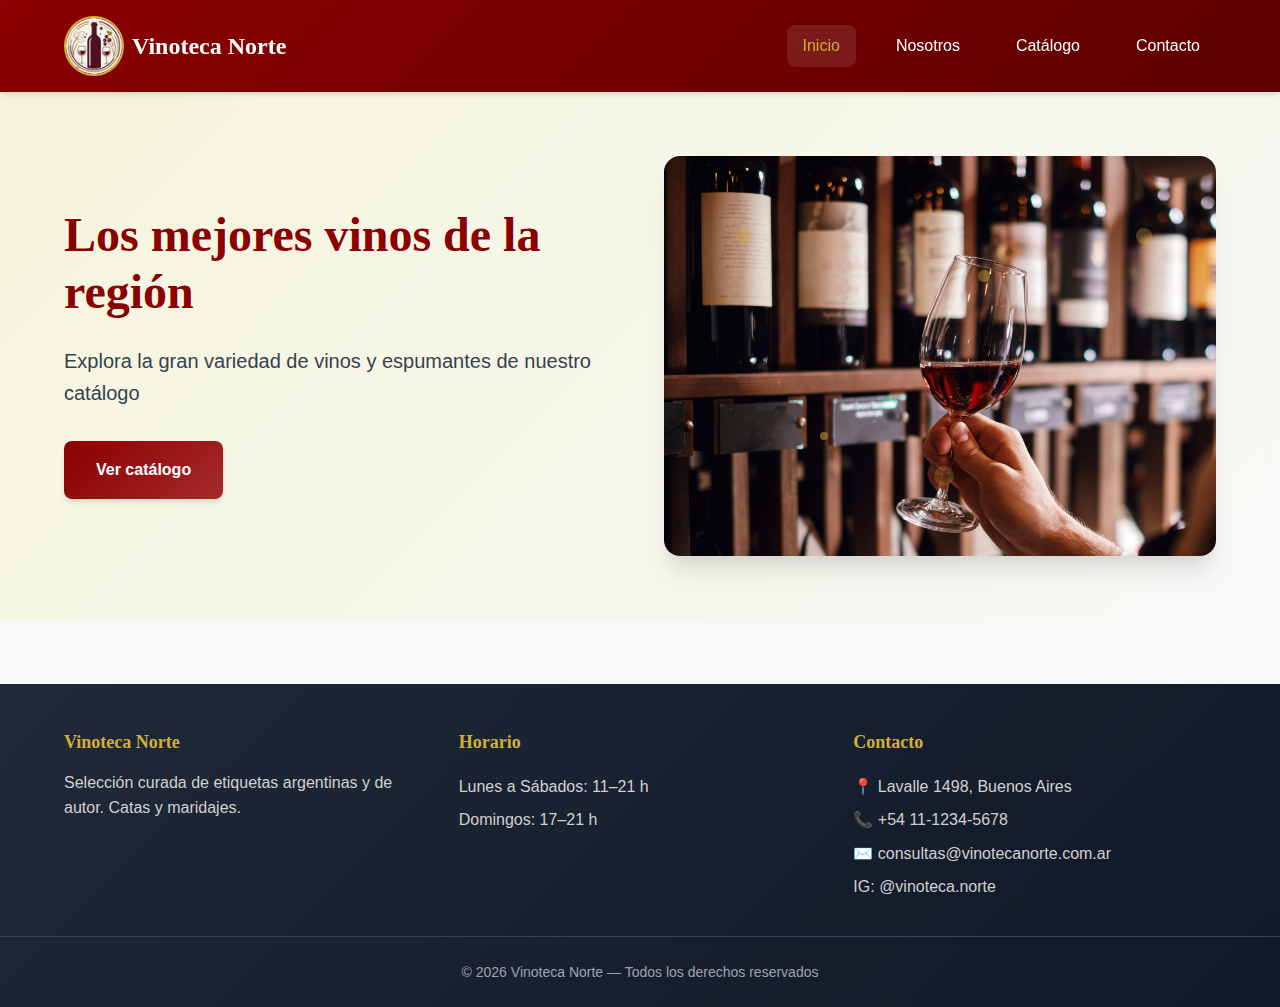
<file: html/index.html>
<!DOCTYPE html>
<html lang="es">
<head>
<meta charset="utf-8" />
<meta name="viewport" content="width=device-width, initial-scale=1" />
<title>Vinoteca Norte - Inicio</title>
<link rel="icon" type="image/x-icon" href="img/logo.ico">
<link rel="stylesheet" href="css/style.css">
</head>

<body>
<header class="site-header">
  <div class="container header-inner">
    <a class="brand" href="index.html">
      <img src="img/logo.jpg" alt="Vinoteca Norte logo" width="60" height="60" />
      <span>Vinoteca Norte</span>
    </a>
    <nav class="menu">
        <a href="index.html" class="active">Inicio</a>
      <a href="nosotros.html">Nosotros</a>
        <a href="catalogo.html">Catálogo</a>
      <a href="contacto.html">Contacto</a>
    </nav>
  </div>
</header>

<main>
  <section class="hero">
    <div class="container hero-inner">
      <div class="hero-copy">
        <h1>Los mejores vinos de la región</h1>
        <p>Explora la gran variedad de vinos y espumantes de nuestro catálogo</p>
        <a class="btn" href="catalogo.html">Ver catálogo</a>
      </div>
      <div class="hero-media" style="background:url('img/vino-inicio.jpg') center/cover no-repeat" role="img" aria-label="Cava con botellas y copas de vino"></div>
    </div>
  </section>
</main>

<footer class="site-footer">
  <div class="container footer-grid">
    <div>
      <h4>Vinoteca Norte</h4>
      <p>Selección curada de etiquetas argentinas y de autor. Catas y maridajes.</p>
    </div>
    <div>
      <h4>Horario</h4>
      <ul class="list-plain">
        <li>Lunes a Sábados: 11–21 h</li>
        <li>Domingos: 17–21 h</li>
      </ul>
    </div>
    <div>
      <h4>Contacto</h4>
      <ul class="list-plain">
        <li>📍 Lavalle 1498, Buenos Aires</li>
        <li>📞 +54 11-1234-5678</li>
        <li>✉️ consultas@vinotecanorte.com.ar</li>
        <li>IG: @vinoteca.norte</li>
      </ul>
    </div>
  </div>
  <div class="footer-legal">© <span id="year"></span> Vinoteca Norte — Todos los derechos reservados</div>
</footer>

<script>
  document.getElementById('year').textContent = new Date().getFullYear();
</script>

</body>
</html>
</file>
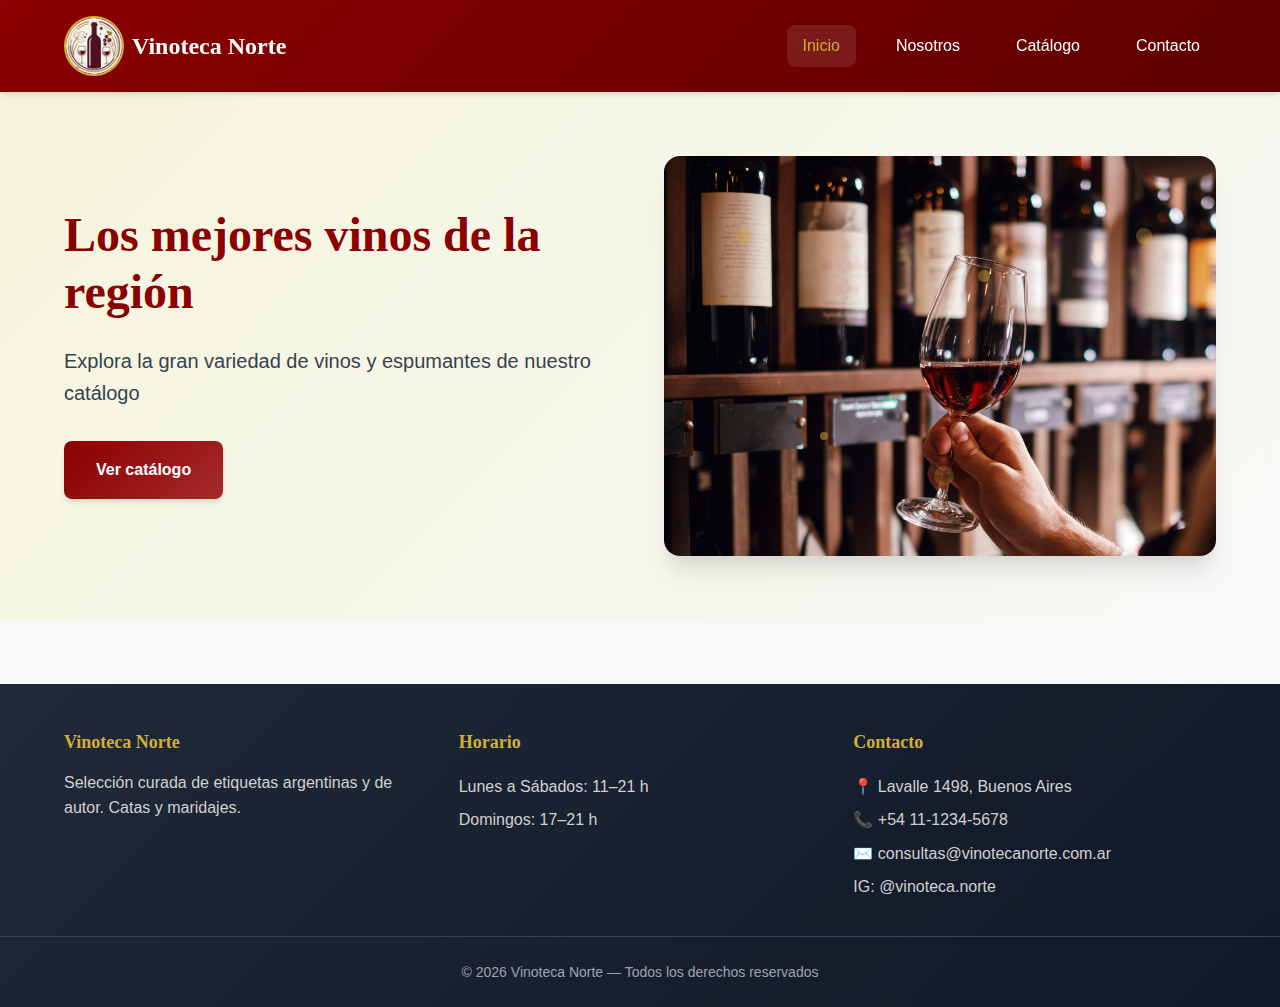
<file: TP/html/index.html>
<!DOCTYPE html>
<html lang="es">
<head>
<meta charset="utf-8" />
<meta name="viewport" content="width=device-width, initial-scale=1" />
<title>Vinoteca Norte - Inicio</title>
<link rel="icon" type="image/x-icon" href="img/logo.ico">
<link rel="stylesheet" href="css/style.css">
</head>

<body>
<header class="site-header">
  <div class="container header-inner">
    <a class="brand" href="index.html">
      <img src="img/logo.jpg" alt="Vinoteca Norte logo" width="60" height="60" />
      <span>Vinoteca Norte</span>
    </a>
    <nav class="menu">
        <a href="index.html" class="active">Inicio</a>
      <a href="nosotros.html">Nosotros</a>
        <a href="catalogo.html">Catálogo</a>
      <a href="contacto.html">Contacto</a>
    </nav>
  </div>
</header>

<main>
  <section class="hero">
    <div class="container hero-inner">
      <div class="hero-copy">
        <h1>Los mejores vinos de la región</h1>
        <p>Explora la gran variedad de vinos y espumantes de nuestro catálogo</p>
        <a class="btn" href="catalogo.html">Ver catálogo</a>
      </div>
      <div class="hero-media" style="background:url('img/vino-inicio.jpg') center/cover no-repeat" role="img" aria-label="Cava con botellas y copas de vino"></div>
    </div>
  </section>
</main>

<footer class="site-footer">
  <div class="container footer-grid">
    <div>
      <h4>Vinoteca Norte</h4>
      <p>Selección curada de etiquetas argentinas y de autor. Catas y maridajes.</p>
    </div>
    <div>
      <h4>Horario</h4>
      <ul class="list-plain">
        <li>Lunes a Sábados: 11–21 h</li>
        <li>Domingos: 17–21 h</li>
      </ul>
    </div>
    <div>
      <h4>Contacto</h4>
      <ul class="list-plain">
        <li>📍 Lavalle 1498, Buenos Aires</li>
        <li>📞 +54 11-1234-5678</li>
        <li>✉️ consultas@vinotecanorte.com.ar</li>
        <li>IG: @vinoteca.norte</li>
      </ul>
    </div>
  </div>
  <div class="footer-legal">© <span id="year"></span> Vinoteca Norte — Todos los derechos reservados</div>
</footer>

<script>
  document.getElementById('year').textContent = new Date().getFullYear();
</script>

</body>
</html>
</file>
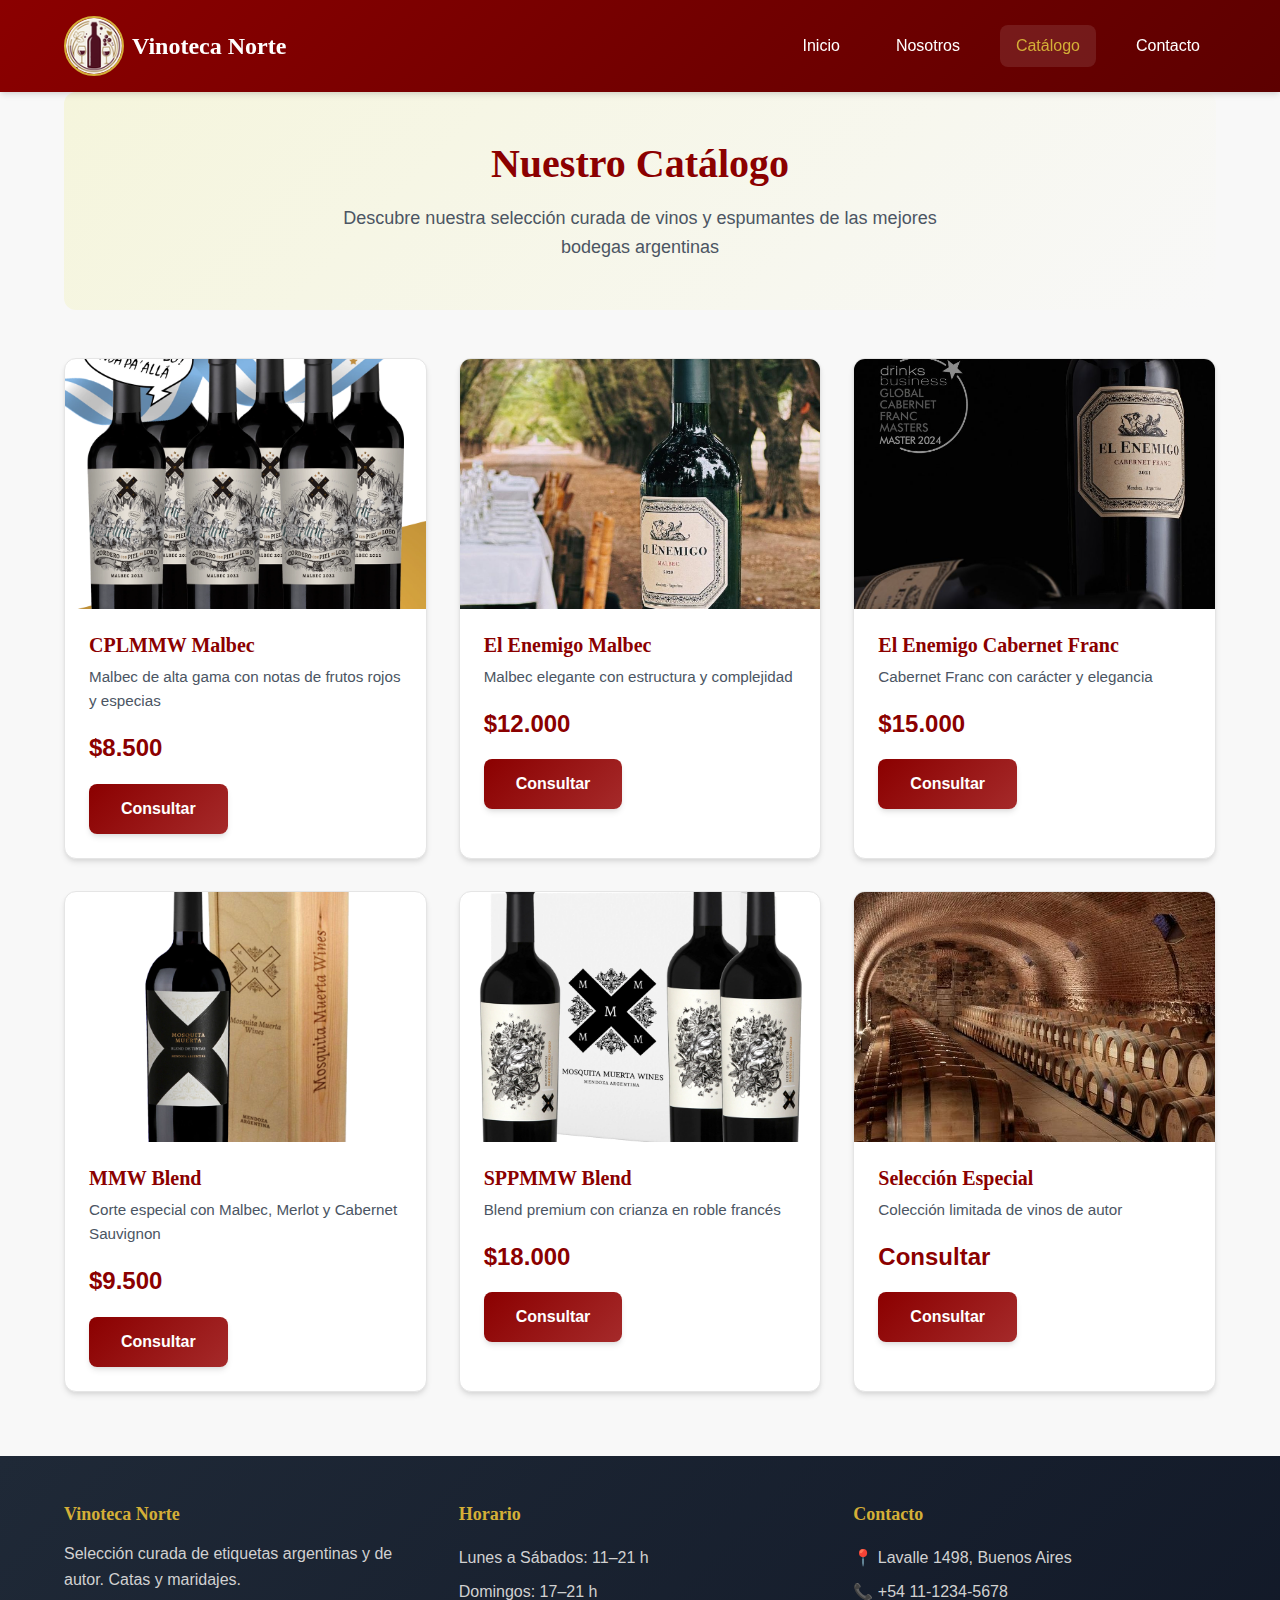
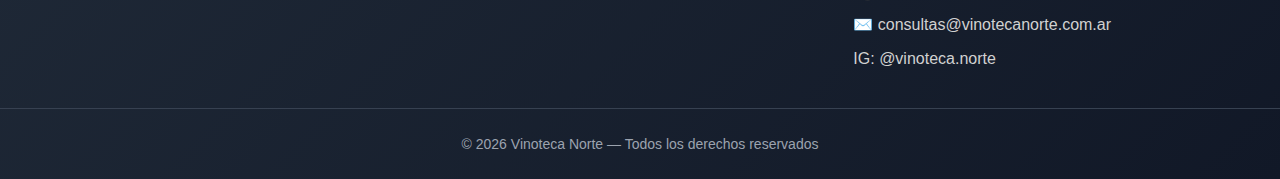
<file: html/catalogo.html>
<!DOCTYPE html>
<html lang="es">
<head>
<meta charset="utf-8" />
<meta name="viewport" content="width=device-width, initial-scale=1" />
<title>Catálogo - Vinoteca Norte</title>
<link rel="icon" type="image/x-icon" href="img/logo.ico">
<link rel="stylesheet" href="css/style.css">
</head>
<body>
<header class="site-header">
  <div class="container header-inner">
    <a class="brand" href="index.html">
      <img src="img/logo.jpg" alt="Vinoteca Norte logo" width="60" height="60" />
      <span>Vinoteca Norte</span>
    </a>
    <nav class="menu">
      <a href="index.html">Inicio</a>
      <a href="nosotros.html">Nosotros</a>
      <a href="catalogo.html" class="active">Catálogo</a>
      <a href="contacto.html">Contacto</a>
    </nav>
  </div>
</header>

<main class="container">
  <section class="page-header">
    <h1>Nuestro Catálogo</h1>
    <p>Descubre nuestra selección curada de vinos y espumantes de las mejores bodegas argentinas</p>
  </section>

  <section class="products-grid">
    <article class="product-card">
      <div class="product-image">
        <img src="img/cplmmw-malbec.jpg" alt="CPLMMW Malbec" />
      </div>
      <div class="product-info">
        <h3>CPLMMW Malbec</h3>
        <p class="product-description">Malbec de alta gama con notas de frutos rojos y especias</p>
        <div class="product-price">$8.500</div>
        <button class="btn btn-primary">Consultar</button>
      </div>
    </article>

    <article class="product-card">
      <div class="product-image">
        <img src="img/elenemigo-malbec.jpg" alt="El Enemigo Malbec" />
      </div>
      <div class="product-info">
        <h3>El Enemigo Malbec</h3>
        <p class="product-description">Malbec elegante con estructura y complejidad</p>
        <div class="product-price">$12.000</div>
        <button class="btn btn-primary">Consultar</button>
      </div>
    </article>

    <article class="product-card">
      <div class="product-image">
        <img src="img/elenemigo-cabfran.png" alt="El Enemigo Cabernet Franc" />
      </div>
      <div class="product-info">
        <h3>El Enemigo Cabernet Franc</h3>
        <p class="product-description">Cabernet Franc con carácter y elegancia</p>
        <div class="product-price">$15.000</div>
        <button class="btn btn-primary">Consultar</button>
      </div>
    </article>

    <article class="product-card">
      <div class="product-image">
        <img src="img/mmw-blend.jpg" alt="MMW Blend" />
      </div>
      <div class="product-info">
        <h3>MMW Blend</h3>
        <p class="product-description">Corte especial con Malbec, Merlot y Cabernet Sauvignon</p>
        <div class="product-price">$9.500</div>
        <button class="btn btn-primary">Consultar</button>
      </div>
    </article>

    <article class="product-card">
      <div class="product-image">
        <img src="img/sppmmw-blend.jpg" alt="SPPMMW Blend" />
      </div>
      <div class="product-info">
        <h3>SPPMMW Blend</h3>
        <p class="product-description">Blend premium con crianza en roble francés</p>
        <div class="product-price">$18.000</div>
        <button class="btn btn-primary">Consultar</button>
      </div>
    </article>

    <article class="product-card">
      <div class="product-image">
        <img src="img/bodega.jpg" alt="Selección Especial" />
      </div>
      <div class="product-info">
        <h3>Selección Especial</h3>
        <p class="product-description">Colección limitada de vinos de autor</p>
        <div class="product-price">Consultar</div>
        <button class="btn btn-primary">Consultar</button>
      </div>
    </article>
  </section>
</main>

<footer class="site-footer">
  <div class="container footer-grid">
    <div>
      <h4>Vinoteca Norte</h4>
      <p>Selección curada de etiquetas argentinas y de autor. Catas y maridajes.</p>
    </div>
    <div>
      <h4>Horario</h4>
      <ul class="list-plain">
        <li>Lunes a Sábados: 11–21 h</li>
        <li>Domingos: 17–21 h</li>
      </ul>
    </div>
    <div>
      <h4>Contacto</h4>
      <ul class="list-plain">
        <li>📍 Lavalle 1498, Buenos Aires</li>
        <li>📞 +54 11-1234-5678</li>
        <li>✉️ consultas@vinotecanorte.com.ar</li>
        <li>IG: @vinoteca.norte</li>
      </ul>
    </div>
  </div>
  <div class="footer-legal">© <span id="year"></span> Vinoteca Norte — Todos los derechos reservados</div>
</footer>

<script>
  document.getElementById('year').textContent = new Date().getFullYear();
</script>
</body>
</html>
</file>
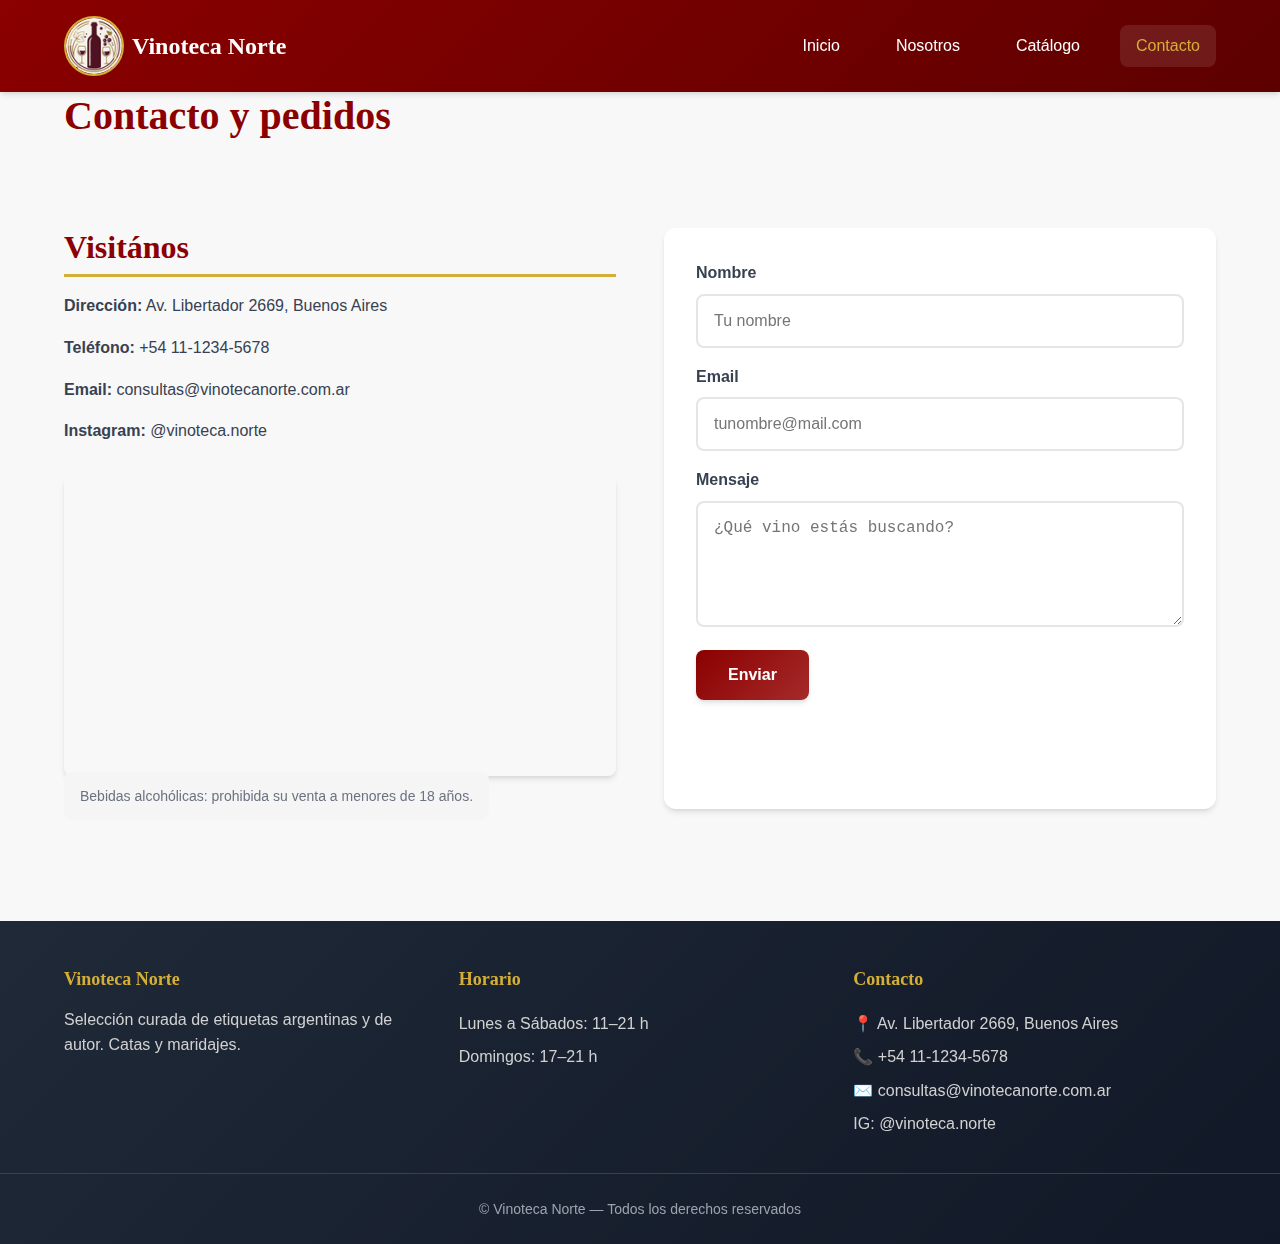
<file: html/contacto.html>
<!DOCTYPE html>
<html lang="es">
<head>
<meta charset="utf-8" />
<meta name="viewport" content="width=device-width, initial-scale=1" />
<title>Contacto - Vinoteca Norte</title>
<link rel="icon" type="image/x-icon" href="img/logo.ico">
<link rel="stylesheet" href="css/style.css">
</head>
<body>
<header class="site-header">
  <div class="container header-inner">
    <a class="brand" href="index.html">
      <img src="img/logo.jpg" alt="Vinoteca Norte logo" width="60" height="60" />
      <span>Vinoteca Norte</span>
    </a>
    <nav class="menu">
      <a href="index.html">Inicio</a>
      <a href="nosotros.html">Nosotros</a>
        <a href="catalogo.html">Catálogo</a>
        <a href="contacto.html" class="active">Contacto</a>
    </nav>
  </div>
</header>
<main class="container stack">
  <h1>Contacto y pedidos</h1>
  <div class="contact-grid">
    <div>
      <h2>Visitános</h2>
      <p><strong>Dirección:</strong> Av. Libertador 2669, Buenos Aires</p>
      <p><strong>Teléfono:</strong> +54 11-1234-5678</p>
      <p><strong>Email:</strong> consultas@vinotecanorte.com.ar</p>
      <p><strong>Instagram:</strong> @vinoteca.norte</p>
      <iframe class="map" title="Mapa de la vinoteca" loading="lazy" src="https://www.openstreetmap.org/export/embed.html?bbox=-58.48202303581539%2C-34.5080189733348%2C-58.47802303581539%2C-34.5040189733348&amp;layer=mapnik&amp;marker=-34.5060189733348%2C-58.48002303581539"></iframe>
      <small class="legal">Bebidas alcohólicas: prohibida su venta a menores de 18 años.</small>
    </div>
    <form class="contact-form" id="contactForm">
      <label>Nombre
        <input type="text" placeholder="Tu nombre" required>
      </label>
      <label>Email
        <input type="email" placeholder="tunombre@mail.com" required>
      </label>
      <label>Mensaje
        <textarea rows="5" placeholder="¿Qué vino estás buscando?" required></textarea>
      </label>
      <button class="btn" type="submit">Enviar</button>
    </form>
  </div>
</main>

<footer class="site-footer">
  <div class="container footer-grid">
    <div>
      <h4>Vinoteca Norte</h4>
      <p>Selección curada de etiquetas argentinas y de autor. Catas y maridajes.</p>
    </div>
    <div>
      <h4>Horario</h4>
      <ul class="list-plain">
        <li>Lunes a Sábados: 11–21 h</li>
        <li>Domingos: 17–21 h</li>
      </ul>
    </div>
    <div>
      <h4>Contacto</h4>
        <ul class="list-plain">
          <li>📍 Av. Libertador 2669, Buenos Aires</li>
          <li>📞 +54 11-1234-5678</li>
          <li>✉️ consultas@vinotecanorte.com.ar</li>
          <li>IG: @vinoteca.norte</li>
        </ul>
    </div>
  </div>
  <div class="footer-legal">© <span id="year"></span> Vinoteca Norte — Todos los derechos reservados</div>
</footer>
</body>
</html>
</file>
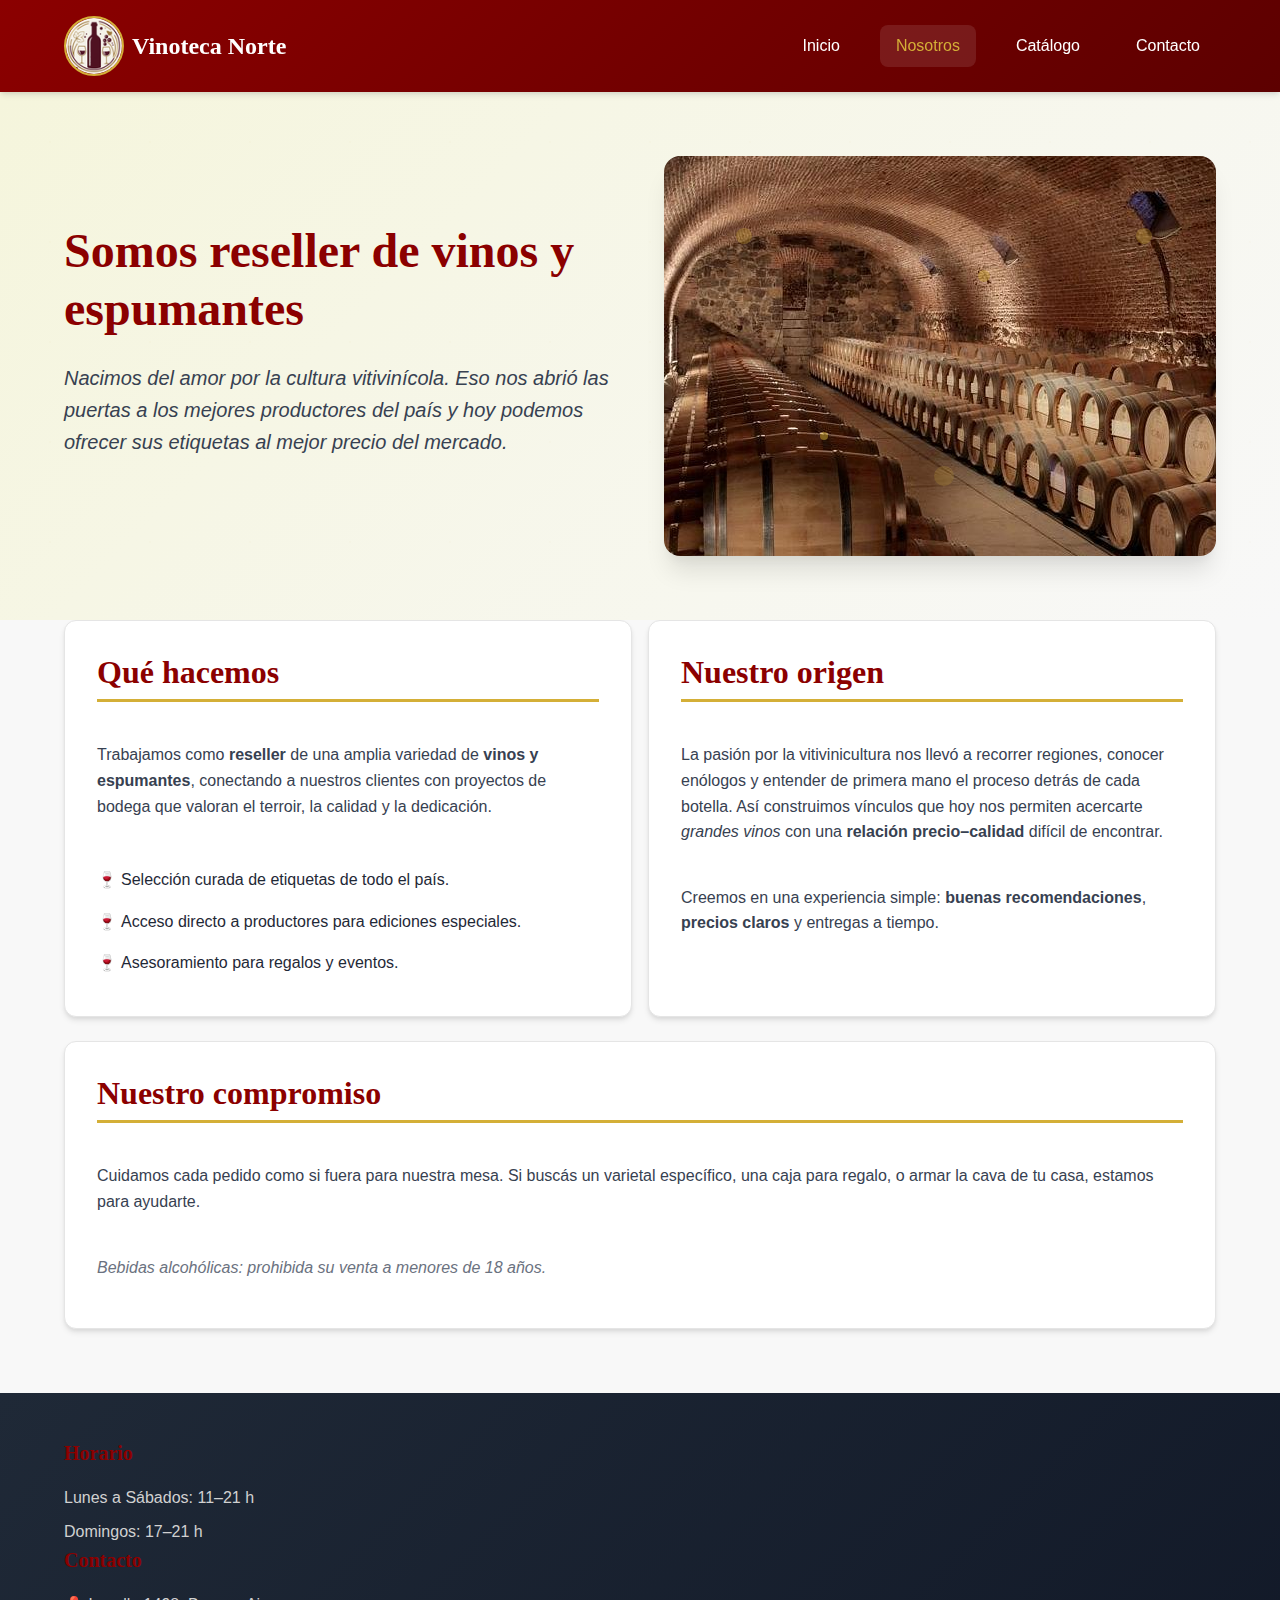
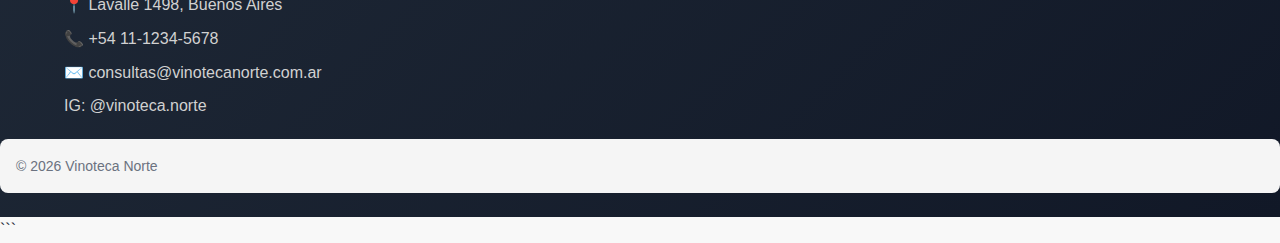
<file: html/nosotros.html>
<!DOCTYPE html>
<html lang="es">
<head>
<meta charset="utf-8" />
<meta name="viewport" content="width=device-width, initial-scale=1" />
<title>Nosotros - Vinoteca Norte</title>
<link rel="icon" type="image/x-icon" href="img/logo.ico">
<link rel="stylesheet" href="css/style.css">
</head>
<body>
<header class="site-header">
  <div class="container header-inner">
    <a class="brand" href="index.html">
      <img src="img/logo.jpg" alt="Vinoteca Norte logo" width="60" height="60" />
      <span>Vinoteca Norte</span>
    </a>
    <nav class="menu">
      <a href="index.html">Inicio</a>
        <a href="nosotros.html" class="active">Nosotros</a>
        <a href="catalogo.html">Catálogo</a>
      <a href="contacto.html">Contacto</a>
    </nav>
  </div>
</header>
    </div>
  </header>
  <section class="hero">
    <div class="container hero-inner">
      <div class="hero-copy">
        <h1>Somos reseller de vinos y espumantes</h1>
        <p class="muted">
          Nacimos del amor por la cultura vitivinícola. Eso nos abrió las puertas
          a los mejores productores del país y hoy podemos ofrecer sus etiquetas
          al mejor precio del mercado.
        </p>
      </div>
      <div class="hero-media" style="background:url('img/bodega.jpg') center/cover no-repeat" role="img" aria-label="Cava con botellas y copas de vino"></div>
    </div>
  </section>

  <main class="container stack">

    <section class="split">
      <article class="card stack">
        <h2>Qué hacemos</h2>
        <p>
          Trabajamos como <strong>reseller</strong> de una amplia variedad de
          <strong>vinos y espumantes</strong>, conectando a nuestros clientes con
          proyectos de bodega que valoran el terroir, la calidad y la dedicación.
        </p>
        <ul>
          <li>Selección curada de etiquetas de todo el país.</li>
          <li>Acceso directo a productores para ediciones especiales.</li>
          <li>Asesoramiento para regalos y eventos.</li>
        </ul>
      </article>

      <article class="card stack">
        <h2>Nuestro origen</h2>
        <p>
          La pasión por la vitivinicultura nos llevó a recorrer regiones, conocer enólogos
          y entender de primera mano el proceso detrás de cada botella. Así construimos vínculos
          que hoy nos permiten acercarte <em>grandes vinos</em> con una
          <strong>relación precio–calidad</strong> difícil de encontrar.
        </p>
        <p>Creemos en una experiencia simple: <strong>buenas recomendaciones</strong>,
          <strong>precios claros</strong> y entregas a tiempo.</p>
      </article>
    </section>

    <section class="card stack">
      <h2>Nuestro compromiso</h2>
      <p>
        Cuidamos cada pedido como si fuera para nuestra mesa. Si buscás un varietal específico,
        una caja para regalo, o armar la cava de tu casa, estamos para ayudarte.
      </p>
      <p class="muted">Bebidas alcohólicas: prohibida su venta a menores de 18 años.</p>
    </section>
  </main>

  <footer class="site-footer">
    <div class="container footer-inner">
      <section>
        <h4>Horario</h4>
        <ul class="list-plain">
          <li>Lunes a Sábados: 11–21 h</li>
          <li>Domingos: 17–21 h</li>
        </ul>
      </section>
      <section>
        <h4>Contacto</h4>
        <ul class="list-plain">
          <li>📍 Lavalle 1498, Buenos Aires</li>
          <li>📞 +54 11-1234-5678</li>
          <li>✉️ consultas@vinotecanorte.com.ar</li>
          <li>IG: @vinoteca.norte</li>
        </ul>
      </section>
    </div>
    <div class="legal">© <span id="year"></span> Vinoteca Norte</div>
    <script>document.getElementById('year').textContent = new Date().getFullYear();</script>
  </footer>
</body>
</html>

```
</file>
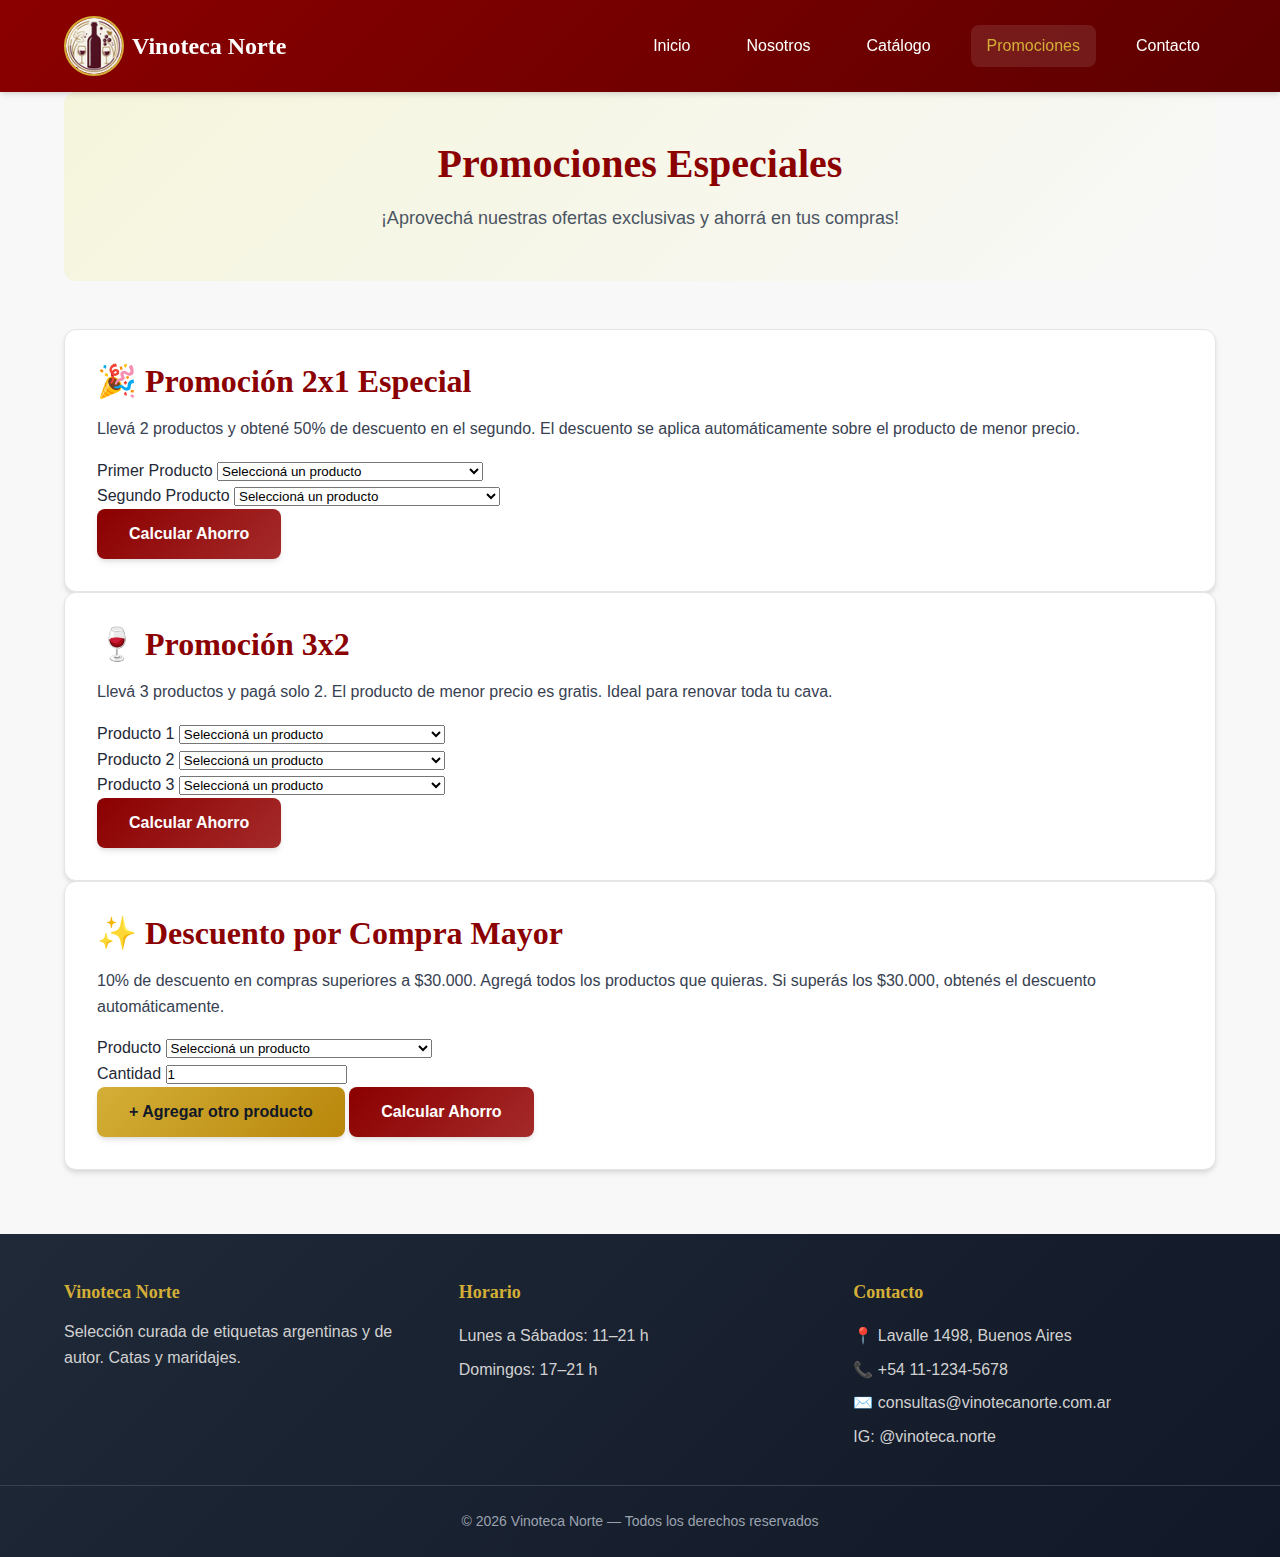
<file: html/promociones.html>
<!DOCTYPE html>
<html lang="es">
<head>
<meta charset="utf-8" />
<meta name="viewport" content="width=device-width, initial-scale=1" />
<title>Promociones - Vinoteca Norte</title>
<link rel="icon" type="image/x-icon" href="img/logo.ico">
<link rel="stylesheet" href="css/style.css">
</head>
<body>
<header class="site-header">
  <div class="container header-inner">
    <a class="brand" href="index.html">
      <img src="img/logo.jpg" alt="Vinoteca Norte logo" width="60" height="60" />
      <span>Vinoteca Norte</span>
    </a>
    <nav class="menu">
      <a href="index.html">Inicio</a>
      <a href="nosotros.html">Nosotros</a>
      <a href="catalogo.html">Catálogo</a>
      <a href="promociones.html" class="active">Promociones</a>
      <a href="contacto.html">Contacto</a>
    </nav>
  </div>
</header>

<main class="container">
  <section class="page-header">
    <h1>Promociones Especiales</h1>
    <p>¡Aprovechá nuestras ofertas exclusivas y ahorrá en tus compras!</p>
  </section>

  <section class="promociones-container">
    <article class="promo-card card">
      <div class="promo-header">
        <h2>🎉 Promoción 2x1 Especial</h2>
        <p class="promo-description">Llevá 2 productos y obtené 50% de descuento en el segundo. El descuento se aplica automáticamente sobre el producto de menor precio.</p>
      </div>
      
      <form class="promo-form" id="promo1-form">
        <div class="form-group">
          <label for="promo1-producto1">Primer Producto</label>
          <select id="promo1-producto1" name="producto1" required>
            <option value="">Seleccioná un producto</option>
          </select>
        </div>
        
        <div class="form-group">
          <label for="promo1-producto2">Segundo Producto</label>
          <select id="promo1-producto2" name="producto2" required>
            <option value="">Seleccioná un producto</option>
          </select>
        </div>
        
        <button type="submit" class="btn btn-primary">Calcular Ahorro</button>
      </form>
      
      <div class="resultado" id="promo1-resultado" style="display: none;">
        <div class="resultado-detalle">
          <p><strong>Total sin descuento:</strong> $<span id="promo1-sin-descuento">0</span></p>
          <p><strong>Descuento aplicado (50%):</strong> -$<span id="promo1-descuento">0</span></p>
          <p class="resultado-total"><strong>Total a pagar:</strong> $<span id="promo1-total">0</span></p>
          <p class="resultado-ahorro">💰 <strong>Ahorrás $<span id="promo1-ahorro">0</span>!</strong></p>
        </div>
      </div>
    </article>

    <article class="promo-card card">
      <div class="promo-header">
        <h2>🍷 Promoción 3x2</h2>
        <p class="promo-description">Llevá 3 productos y pagá solo 2. El producto de menor precio es gratis. Ideal para renovar toda tu cava.</p>
      </div>
      
      <form class="promo-form" id="promo2-form">
        <div class="form-group">
          <label for="promo2-producto1">Producto 1</label>
          <select id="promo2-producto1" name="producto1" required>
            <option value="">Seleccioná un producto</option>
          </select>
        </div>
        
        <div class="form-group">
          <label for="promo2-producto2">Producto 2</label>
          <select id="promo2-producto2" name="producto2" required>
            <option value="">Seleccioná un producto</option>
          </select>
        </div>
        
        <div class="form-group">
          <label for="promo2-producto3">Producto 3</label>
          <select id="promo2-producto3" name="producto3" required>
            <option value="">Seleccioná un producto</option>
          </select>
        </div>
        
        <button type="submit" class="btn btn-primary">Calcular Ahorro</button>
      </form>
      
      <div class="resultado" id="promo2-resultado" style="display: none;">
        <div class="resultado-detalle">
          <p><strong>Total sin descuento:</strong> $<span id="promo2-sin-descuento">0</span></p>
          <p><strong>Descuento aplicado (producto gratis):</strong> -$<span id="promo2-descuento">0</span></p>
          <p class="resultado-total"><strong>Total a pagar:</strong> $<span id="promo2-total">0</span></p>
          <p class="resultado-ahorro">💰 <strong>¡Ahorrás $<span id="promo2-ahorro">0</span>!</strong></p>
        </div>
      </div>
    </article>

    <article class="promo-card card">
      <div class="promo-header">
        <h2>✨ Descuento por Compra Mayor</h2>
        <p class="promo-description">10% de descuento en compras superiores a $30.000. Agregá todos los productos que quieras. Si superás los $30.000, obtenés el descuento automáticamente.</p>
      </div>
      
      <form class="promo-form" id="promo3-form">
        <div id="promo3-productos-container">
          <div class="producto-row">
            <div class="form-group">
              <label>Producto</label>
              <select class="promo3-producto" name="producto" required>
                <option value="">Seleccioná un producto</option>
              </select>
            </div>
            <div class="form-group">
              <label>Cantidad</label>
              <input type="number" class="promo3-cantidad" name="cantidad" min="1" value="1" required>
            </div>
          </div>
        </div>
        <button type="button" class="btn btn-secondary" id="promo3-agregar-producto">+ Agregar otro producto</button>
        <button type="submit" class="btn btn-primary">Calcular Ahorro</button>
      </form>
      
      <div class="resultado" id="promo3-resultado" style="display: none;">
        <div class="resultado-detalle">
          <p><strong>Total sin descuento:</strong> $<span id="promo3-sin-descuento">0</span></p>
          <p id="promo3-mensaje-minimo" style="display: none;" class="promo-mensaje">⚠️ El monto mínimo para esta promoción es $30.000</p>
          <p id="promo3-descuento-info" style="display: none;"><strong>Descuento aplicado (10%):</strong> -$<span id="promo3-descuento">0</span></p>
          <p class="resultado-total"><strong>Total a pagar:</strong> $<span id="promo3-total-final">0</span></p>
          <p class="resultado-ahorro" id="promo3-ahorro-text" style="display: none;">💰 <strong>¡Ahorrás $<span id="promo3-ahorro">0</span>!</strong></p>
        </div>
      </div>
    </article>
  </section>
</main>

<footer class="site-footer">
  <div class="container footer-grid">
    <div>
      <h4>Vinoteca Norte</h4>
      <p>Selección curada de etiquetas argentinas y de autor. Catas y maridajes.</p>
    </div>
    <div>
      <h4>Horario</h4>
      <ul class="list-plain">
        <li>Lunes a Sábados: 11–21 h</li>
        <li>Domingos: 17–21 h</li>
      </ul>
    </div>
    <div>
      <h4>Contacto</h4>
      <ul class="list-plain">
        <li>📍 Lavalle 1498, Buenos Aires</li>
        <li>📞 +54 11-1234-5678</li>
        <li>✉️ consultas@vinotecanorte.com.ar</li>
        <li>IG: @vinoteca.norte</li>
      </ul>
    </div>
  </div>
  <div class="footer-legal">© <span id="year"></span> Vinoteca Norte — Todos los derechos reservados</div>
</footer>

<script src="js/promociones.js"></script>
<script>
  document.getElementById('year').textContent = new Date().getFullYear();
</script>
</body>
</html>
</file>
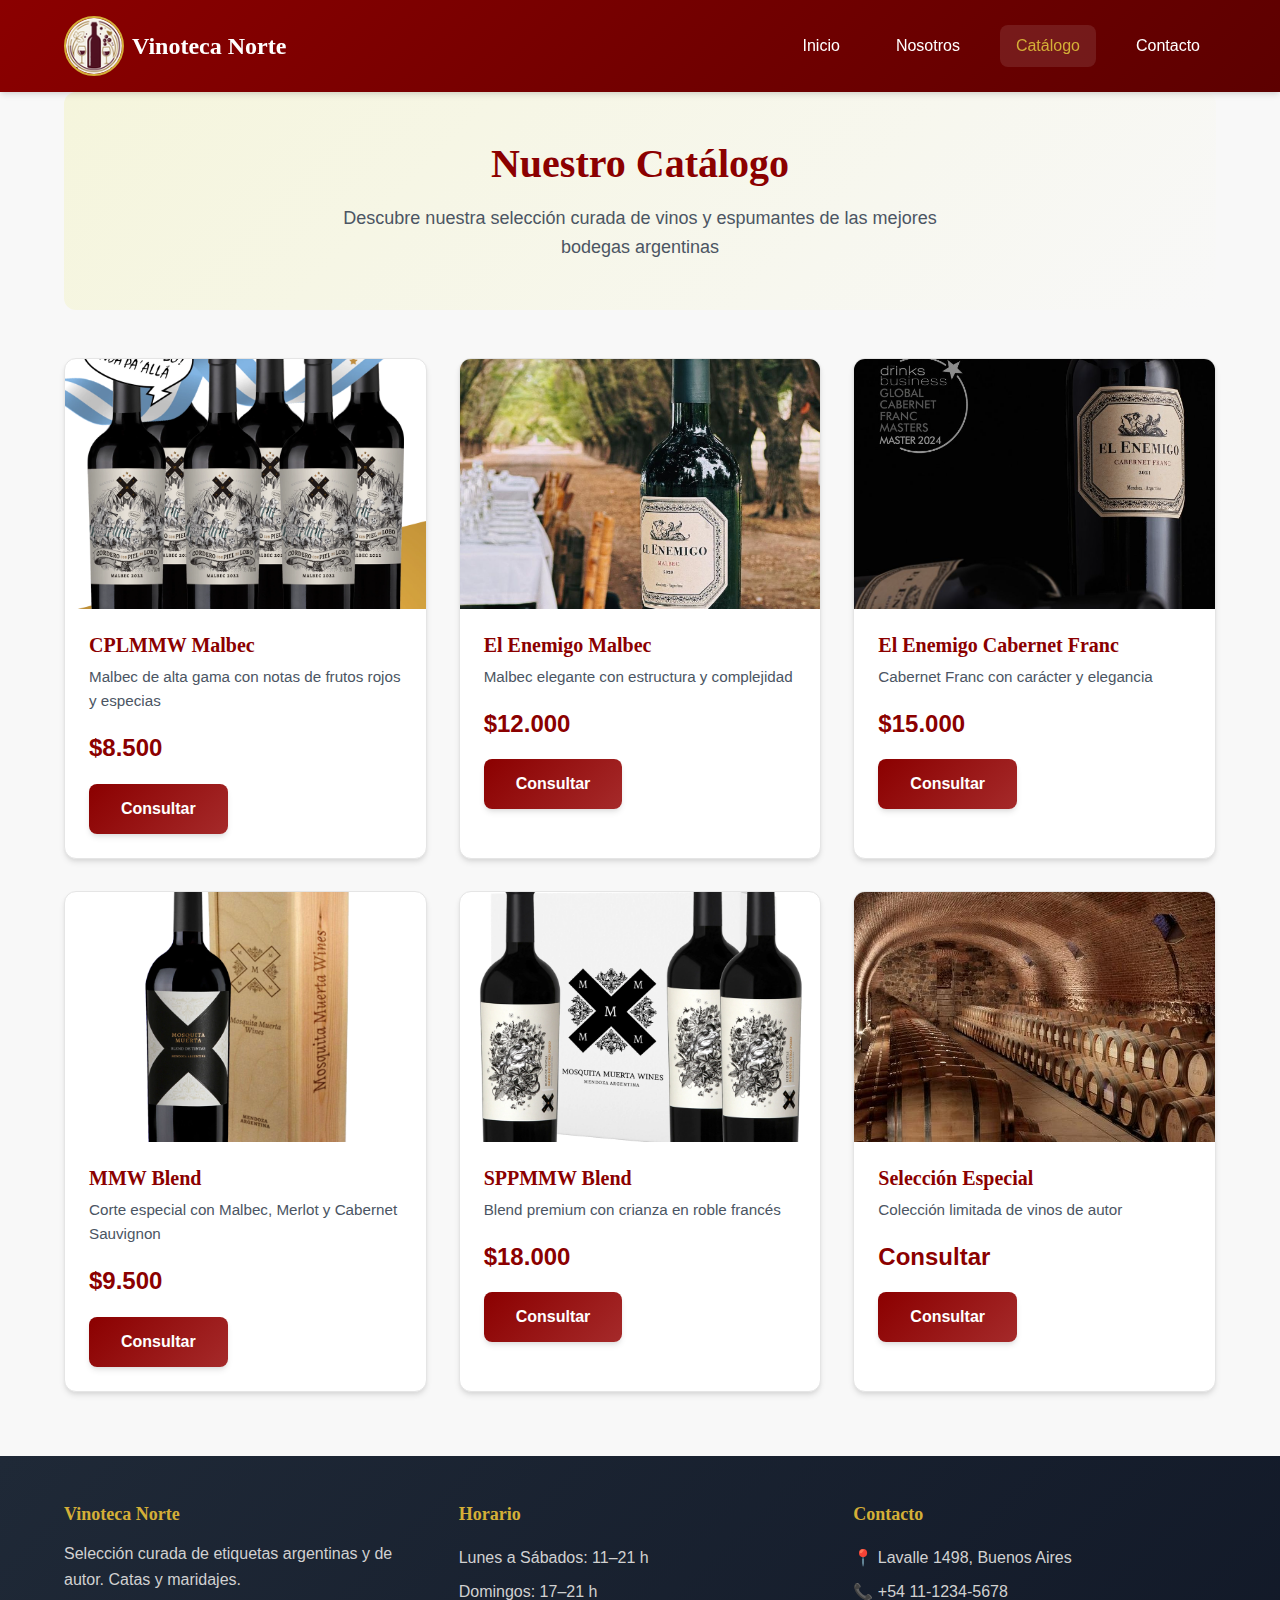
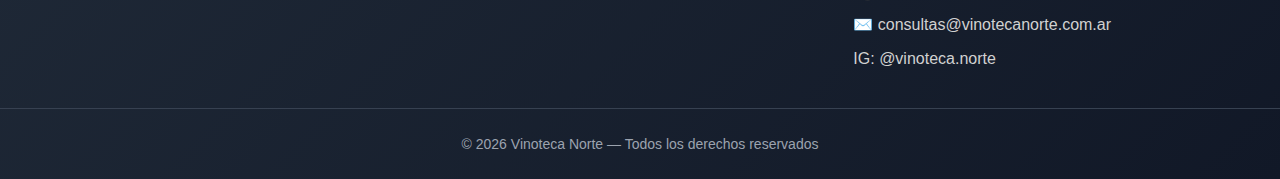
<file: TP/html/catalogo.html>
<!DOCTYPE html>
<html lang="es">
<head>
<meta charset="utf-8" />
<meta name="viewport" content="width=device-width, initial-scale=1" />
<title>Catálogo - Vinoteca Norte</title>
<link rel="icon" type="image/x-icon" href="img/logo.ico">
<link rel="stylesheet" href="css/style.css">
</head>
<body>
<header class="site-header">
  <div class="container header-inner">
    <a class="brand" href="index.html">
      <img src="img/logo.jpg" alt="Vinoteca Norte logo" width="60" height="60" />
      <span>Vinoteca Norte</span>
    </a>
    <nav class="menu">
      <a href="index.html">Inicio</a>
      <a href="nosotros.html">Nosotros</a>
      <a href="catalogo.html" class="active">Catálogo</a>
      <a href="contacto.html">Contacto</a>
    </nav>
  </div>
</header>

<main class="container">
  <section class="page-header">
    <h1>Nuestro Catálogo</h1>
    <p>Descubre nuestra selección curada de vinos y espumantes de las mejores bodegas argentinas</p>
  </section>

  <section class="products-grid">
    <article class="product-card">
      <div class="product-image">
        <img src="img/cplmmw-malbec.jpg" alt="CPLMMW Malbec" />
      </div>
      <div class="product-info">
        <h3>CPLMMW Malbec</h3>
        <p class="product-description">Malbec de alta gama con notas de frutos rojos y especias</p>
        <div class="product-price">$8.500</div>
        <button class="btn btn-primary">Consultar</button>
      </div>
    </article>

    <article class="product-card">
      <div class="product-image">
        <img src="img/elenemigo-malbec.jpg" alt="El Enemigo Malbec" />
      </div>
      <div class="product-info">
        <h3>El Enemigo Malbec</h3>
        <p class="product-description">Malbec elegante con estructura y complejidad</p>
        <div class="product-price">$12.000</div>
        <button class="btn btn-primary">Consultar</button>
      </div>
    </article>

    <article class="product-card">
      <div class="product-image">
        <img src="img/elenemigo-cabfran.png" alt="El Enemigo Cabernet Franc" />
      </div>
      <div class="product-info">
        <h3>El Enemigo Cabernet Franc</h3>
        <p class="product-description">Cabernet Franc con carácter y elegancia</p>
        <div class="product-price">$15.000</div>
        <button class="btn btn-primary">Consultar</button>
      </div>
    </article>

    <article class="product-card">
      <div class="product-image">
        <img src="img/mmw-blend.jpg" alt="MMW Blend" />
      </div>
      <div class="product-info">
        <h3>MMW Blend</h3>
        <p class="product-description">Corte especial con Malbec, Merlot y Cabernet Sauvignon</p>
        <div class="product-price">$9.500</div>
        <button class="btn btn-primary">Consultar</button>
      </div>
    </article>

    <article class="product-card">
      <div class="product-image">
        <img src="img/sppmmw-blend.jpg" alt="SPPMMW Blend" />
      </div>
      <div class="product-info">
        <h3>SPPMMW Blend</h3>
        <p class="product-description">Blend premium con crianza en roble francés</p>
        <div class="product-price">$18.000</div>
        <button class="btn btn-primary">Consultar</button>
      </div>
    </article>

    <article class="product-card">
      <div class="product-image">
        <img src="img/bodega.jpg" alt="Selección Especial" />
      </div>
      <div class="product-info">
        <h3>Selección Especial</h3>
        <p class="product-description">Colección limitada de vinos de autor</p>
        <div class="product-price">Consultar</div>
        <button class="btn btn-primary">Consultar</button>
      </div>
    </article>
  </section>
</main>

<footer class="site-footer">
  <div class="container footer-grid">
    <div>
      <h4>Vinoteca Norte</h4>
      <p>Selección curada de etiquetas argentinas y de autor. Catas y maridajes.</p>
    </div>
    <div>
      <h4>Horario</h4>
      <ul class="list-plain">
        <li>Lunes a Sábados: 11–21 h</li>
        <li>Domingos: 17–21 h</li>
      </ul>
    </div>
    <div>
      <h4>Contacto</h4>
      <ul class="list-plain">
        <li>📍 Lavalle 1498, Buenos Aires</li>
        <li>📞 +54 11-1234-5678</li>
        <li>✉️ consultas@vinotecanorte.com.ar</li>
        <li>IG: @vinoteca.norte</li>
      </ul>
    </div>
  </div>
  <div class="footer-legal">© <span id="year"></span> Vinoteca Norte — Todos los derechos reservados</div>
</footer>

<script>
  document.getElementById('year').textContent = new Date().getFullYear();
</script>
</body>
</html>
</file>
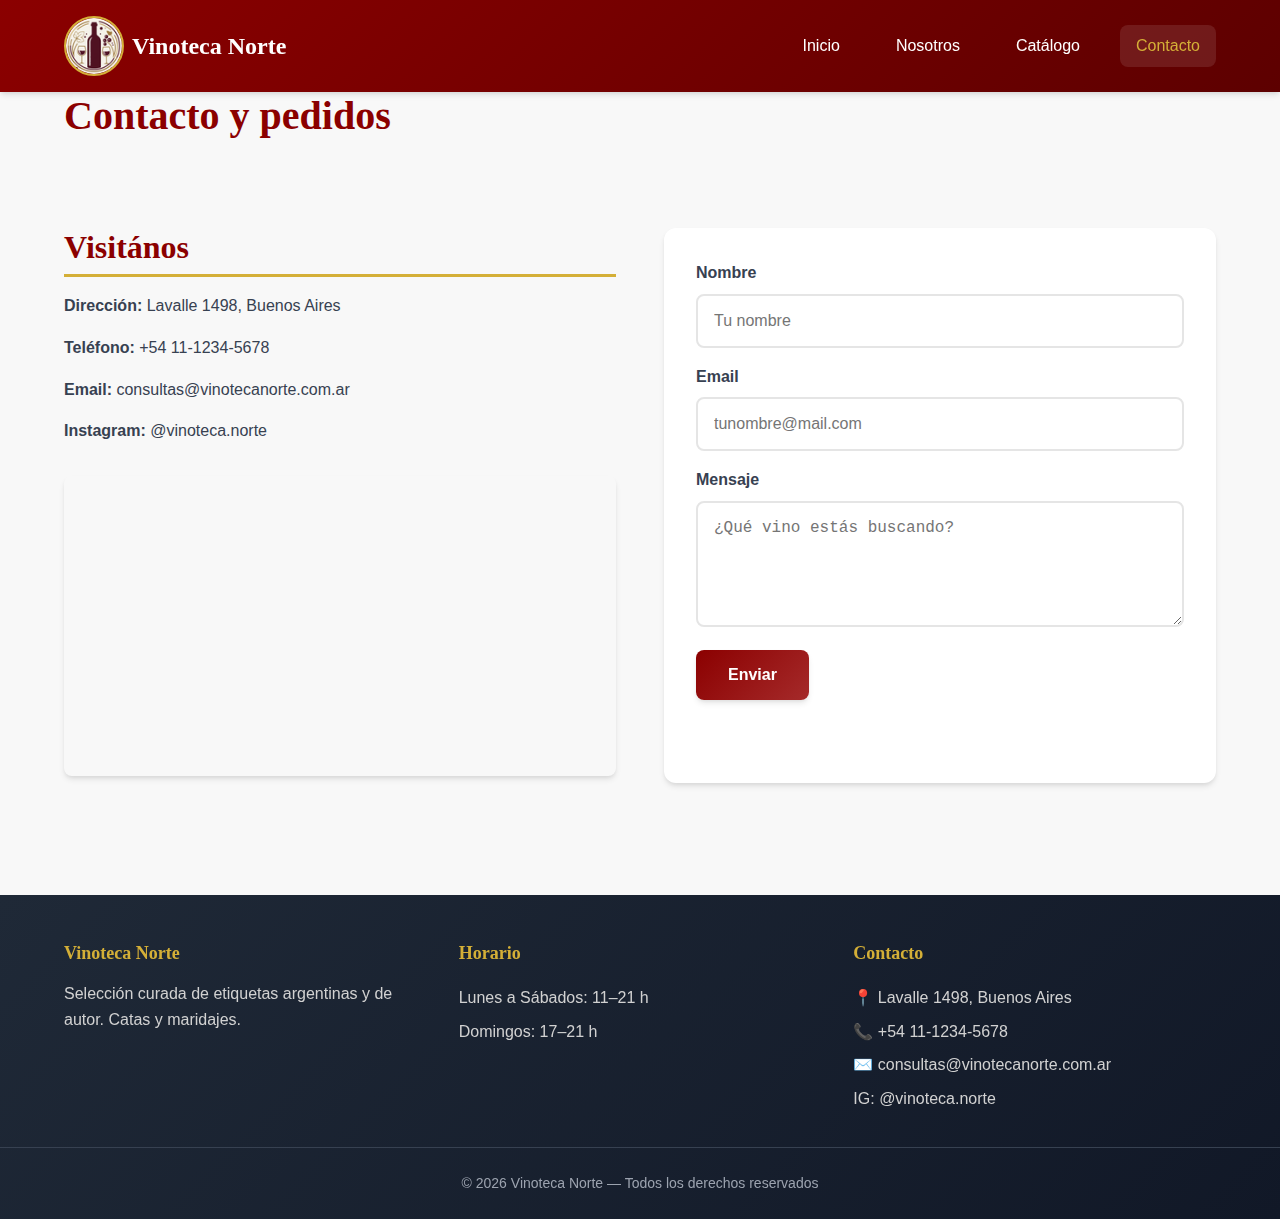
<file: TP/html/contacto.html>
<!DOCTYPE html>
<html lang="es">
<head>
<meta charset="utf-8" />
<meta name="viewport" content="width=device-width, initial-scale=1" />
<title>Contacto - Vinoteca Norte</title>
<link rel="icon" type="image/x-icon" href="img/logo.ico">
<link rel="stylesheet" href="css/style.css">
</head>
<body>
<header class="site-header">
  <div class="container header-inner">
    <a class="brand" href="index.html">
      <img src="img/logo.jpg" alt="Vinoteca Norte logo" width="60" height="60" />
      <span>Vinoteca Norte</span>
    </a>
    <nav class="menu">
      <a href="index.html">Inicio</a>
      <a href="nosotros.html">Nosotros</a>
        <a href="catalogo.html">Catálogo</a>
        <a href="contacto.html" class="active">Contacto</a>
    </nav>
  </div>
</header>
<main class="container stack">
  <h1>Contacto y pedidos</h1>
  <div class="contact-grid">
    <div>
      <h2>Visitános</h2>
      <p><strong>Dirección:</strong> Lavalle 1498, Buenos Aires</p>
      <p><strong>Teléfono:</strong> +54 11-1234-5678</p>
      <p><strong>Email:</strong> consultas@vinotecanorte.com.ar</p>
      <p><strong>Instagram:</strong> @vinoteca.norte</p>
      <iframe 
        class="map" 
        title="Mapa de la vinoteca" 
        loading="lazy" 
        width="400" 
        height="300" 
        src="https://www.openstreetmap.org/export/embed.html?bbox=-58.389722243472915%2C-34.60405352301985%2C-58.385722243472915%2C-34.60205352301985&amp;layer=mapnik&amp;marker=-34.60305352301985%2C-58.387722243472915"
        allowfullscreen>
      </iframe>
    </div>
    <form class="contact-form" id="contactForm">
      <label>Nombre
        <input type="text" placeholder="Tu nombre" required>
      </label>
      <label>Email
        <input type="email" placeholder="tunombre@mail.com" required>
      </label>
      <label>Mensaje
        <textarea rows="5" placeholder="¿Qué vino estás buscando?" required></textarea>
      </label>
      <button class="btn" type="submit">Enviar</button>
    </form>
  </div>
</main>

<footer class="site-footer">
  <div class="container footer-grid">
    <div>
      <h4>Vinoteca Norte</h4>
      <p>Selección curada de etiquetas argentinas y de autor. Catas y maridajes.</p>
    </div>
    <div>
      <h4>Horario</h4>
      <ul class="list-plain">
        <li>Lunes a Sábados: 11–21 h</li>
        <li>Domingos: 17–21 h</li>
      </ul>
    </div>
    <div>
      <h4>Contacto</h4>
        <ul class="list-plain">
          <li>📍 Lavalle 1498, Buenos Aires</li>
          <li>📞 +54 11-1234-5678</li>
          <li>✉️ consultas@vinotecanorte.com.ar</li>
          <li>IG: @vinoteca.norte</li>
        </ul>
    </div>
  </div>
  <div class="footer-legal">© <span id="year"></span> Vinoteca Norte — Todos los derechos reservados</div>
</footer>
<script>
  document.getElementById('year').textContent = new Date().getFullYear();
</script>
</body>
</html>
</file>
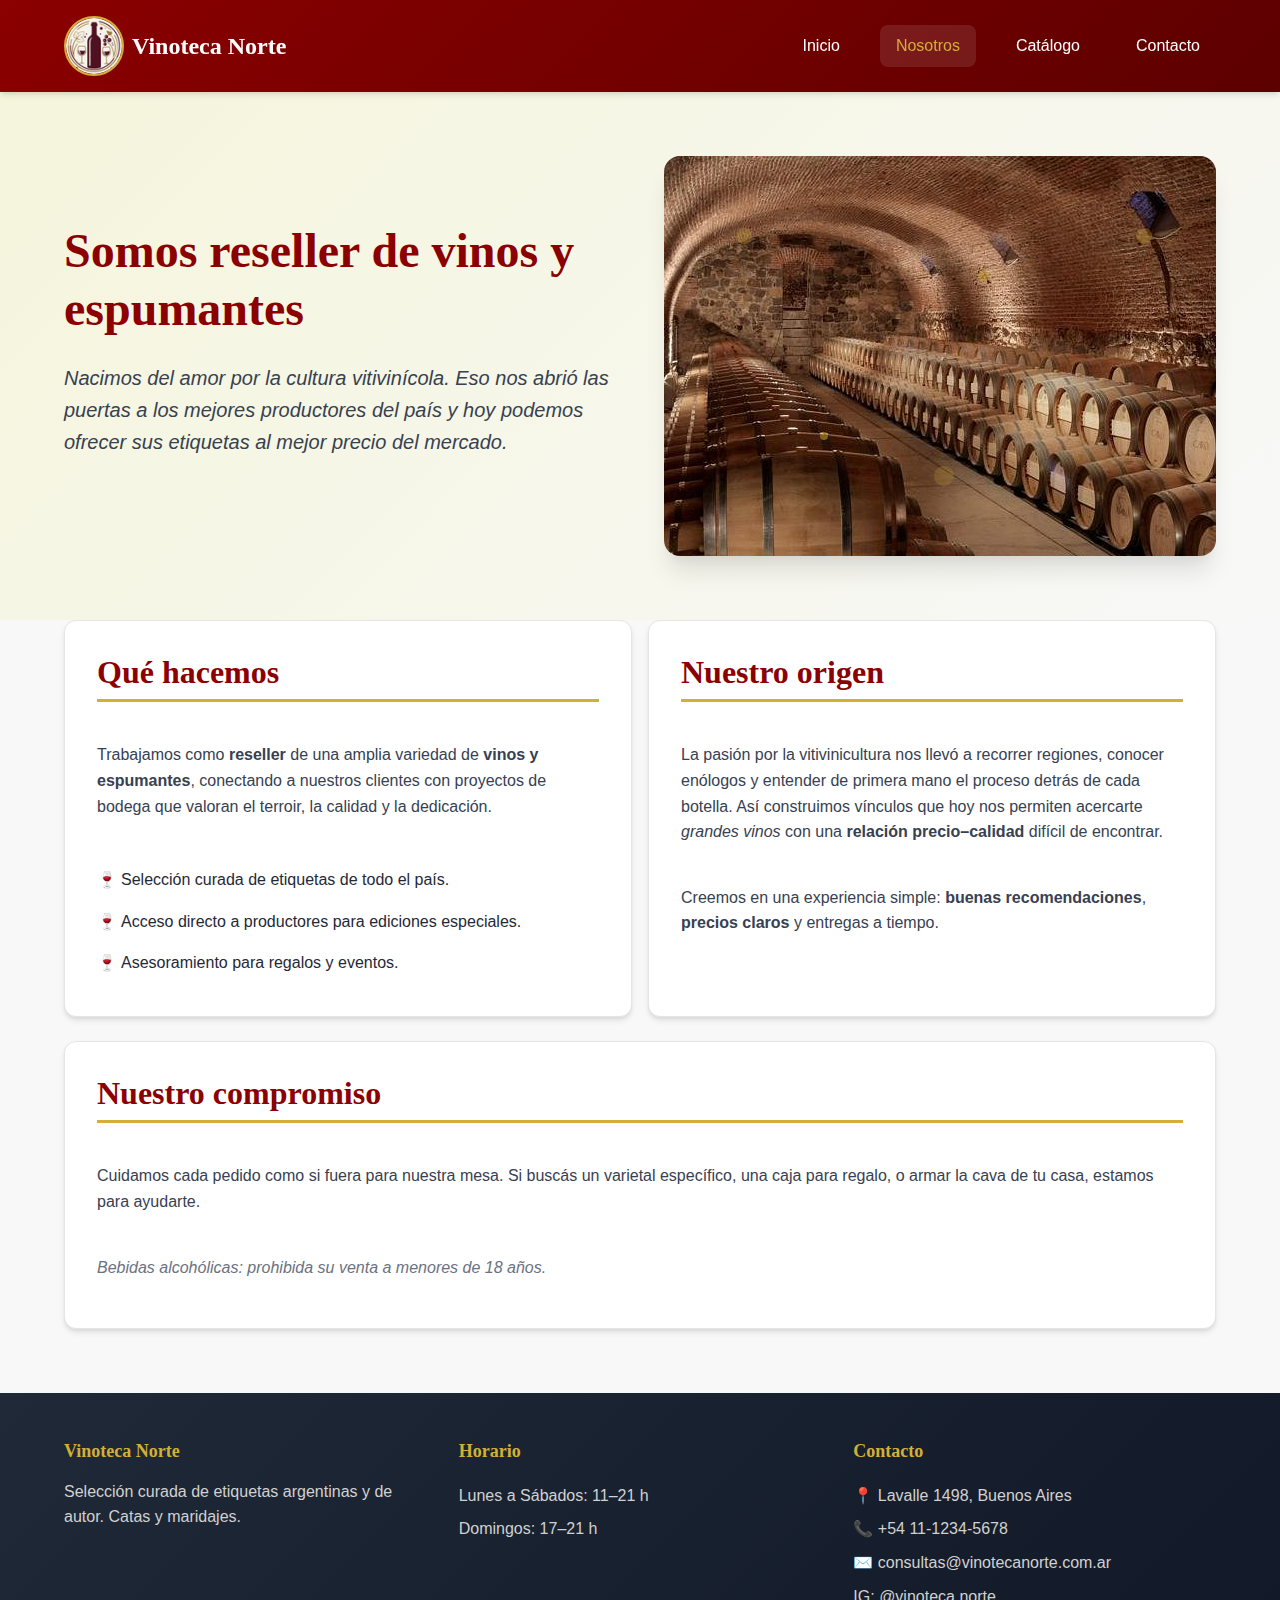
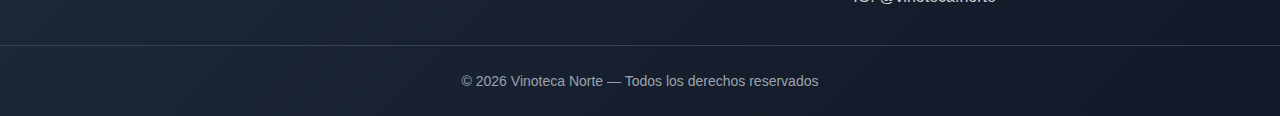
<file: TP/html/nosotros.html>
<!DOCTYPE html>
<html lang="es">
<head>
<meta charset="utf-8" />
<meta name="viewport" content="width=device-width, initial-scale=1" />
<title>Nosotros - Vinoteca Norte</title>
<link rel="icon" type="image/x-icon" href="img/logo.ico">
<link rel="stylesheet" href="css/style.css">
</head>

<body>
<header class="site-header">
  <div class="container header-inner">
    <a class="brand" href="index.html">
      <img src="img/logo.jpg" alt="Vinoteca Norte logo" width="60" height="60" />
      <span>Vinoteca Norte</span>
    </a>
    <nav class="menu">
      <a href="index.html">Inicio</a>
        <a href="nosotros.html" class="active">Nosotros</a>
        <a href="catalogo.html">Catálogo</a>
      <a href="contacto.html">Contacto</a>
    </nav>
  </div>
</header>

    </div>
  </header>
  <section class="hero">
    <div class="container hero-inner">
      <div class="hero-copy">
        <h1>Somos reseller de vinos y espumantes</h1>
        <p class="muted">
          Nacimos del amor por la cultura vitivinícola. Eso nos abrió las puertas
          a los mejores productores del país y hoy podemos ofrecer sus etiquetas
          al mejor precio del mercado.
        </p>
      </div>
      <div class="hero-media" style="background:url('img/bodega.jpg') center/cover no-repeat" role="img" aria-label="Cava con botellas y copas de vino"></div>
    </div>
  </section>

  <main class="container stack">

    <section class="split">
      <article class="card stack">
        <h2>Qué hacemos</h2>
        <p>
          Trabajamos como <strong>reseller</strong> de una amplia variedad de
          <strong>vinos y espumantes</strong>, conectando a nuestros clientes con
          proyectos de bodega que valoran el terroir, la calidad y la dedicación.
        </p>
        <ul>
          <li>Selección curada de etiquetas de todo el país.</li>
          <li>Acceso directo a productores para ediciones especiales.</li>
          <li>Asesoramiento para regalos y eventos.</li>
        </ul>
      </article>

      <article class="card stack">
        <h2>Nuestro origen</h2>
        <p>
          La pasión por la vitivinicultura nos llevó a recorrer regiones, conocer enólogos
          y entender de primera mano el proceso detrás de cada botella. Así construimos vínculos
          que hoy nos permiten acercarte <em>grandes vinos</em> con una
          <strong>relación precio–calidad</strong> difícil de encontrar.
        </p>
        <p>Creemos en una experiencia simple: <strong>buenas recomendaciones</strong>,
          <strong>precios claros</strong> y entregas a tiempo.</p>
      </article>
    </section>

    <section class="card stack">
      <h2>Nuestro compromiso</h2>
      <p>
        Cuidamos cada pedido como si fuera para nuestra mesa. Si buscás un varietal específico,
        una caja para regalo, o armar la cava de tu casa, estamos para ayudarte.
      </p>
      <p class="muted">Bebidas alcohólicas: prohibida su venta a menores de 18 años.</p>
    </section>
  </main>

<footer class="site-footer">
  <div class="container footer-grid">
    <div>
      <h4>Vinoteca Norte</h4>
      <p>Selección curada de etiquetas argentinas y de autor. Catas y maridajes.</p>
    </div>
    <div>
      <h4>Horario</h4>
      <ul class="list-plain">
        <li>Lunes a Sábados: 11–21 h</li>
        <li>Domingos: 17–21 h</li>
      </ul>
    </div>
    <div>
      <h4>Contacto</h4>
        <ul class="list-plain">
          <li>📍 Lavalle 1498, Buenos Aires</li>
          <li>📞 +54 11-1234-5678</li>
          <li>✉️ consultas@vinotecanorte.com.ar</li>
          <li>IG: @vinoteca.norte</li>
        </ul>
    </div>
  </div>
  <div class="footer-legal">© <span id="year"></span> Vinoteca Norte — Todos los derechos reservados</div>
</footer>
<script>
  document.getElementById('year').textContent = new Date().getFullYear();
</script>
</body>
</html>
</file>
<file: html/css/style.css>
* {
  margin: 0;
  padding: 0;
  box-sizing: border-box;
}

:root {

  --color-primary: #8B0000;
  --color-primary-light: #A52A2A;
  --color-primary-dark: #5D0000;
  --color-secondary: #D4AF37;
  --color-accent: #F5F5DC;
  
  --color-white: #FFFFFF;
  --color-light: #F8F8F8;
  --color-gray-100: #F5F5F5;
  --color-gray-200: #E5E5E5;
  --color-gray-300: #D1D1D1;
  --color-gray-400: #9CA3AF;
  --color-gray-500: #6B7280;
  --color-gray-600: #4B5563;
  --color-gray-700: #374151;
  --color-gray-800: #1F2937;
  --color-gray-900: #111827;

  --font-primary: 'Cambria', Tahoma, Geneva, Verdana, sans-serif;
  --font-heading: 'Cambria', 'Times New Roman', serif;

  --space-xs: 0.25rem;
  --space-sm: 0.5rem;
  --space-md: 1rem;
  --space-lg: 1.5rem;
  --space-xl: 2rem;
  --space-2xl: 3rem;
  --space-3xl: 4rem;
  
  --shadow-sm: 0 1px 2px 0 rgba(0, 0, 0, 0.05);
  --shadow-md: 0 4px 6px -1px rgba(0, 0, 0, 0.1), 0 2px 4px -1px rgba(0, 0, 0, 0.06);
  --shadow-lg: 0 10px 15px -3px rgba(0, 0, 0, 0.1), 0 4px 6px -2px rgba(0, 0, 0, 0.05);
  --shadow-xl: 0 20px 25px -5px rgba(0, 0, 0, 0.1), 0 10px 10px -5px rgba(0, 0, 0, 0.04);

  --border-radius: 8px;
  --border-radius-lg: 12px;
  --border-radius-xl: 16px;
}

html {
  scroll-behavior: smooth;
}

body {
  font-family: var(--font-primary);
  line-height: 1.6;
  color: var(--color-gray-800);
  background-color: var(--color-light);
  font-size: 16px;
}

h1, h2, h3, h4, h5, h6 {
  font-family: var(--font-heading);
  font-weight: 600;
  line-height: 1.2;
  margin-bottom: var(--space-md);
  color: var(--color-primary);
}

h1 { font-size: 2.5rem; }
h2 { font-size: 2rem; }
h3 { font-size: 1.5rem; }
h4 { font-size: 1.25rem; }
h5 { font-size: 1.125rem; }
h6 { font-size: 1rem; }

p {
  margin-bottom: var(--space-md);
  color: var(--color-gray-700);
}

a {
  color: var(--color-primary);
  text-decoration: none;
  transition: color 0.3s ease;
}

a:hover {
  color: var(--color-primary-dark);
}

.container {
  max-width: 1200px;
  margin: 0 auto;
  padding: 0 var(--space-lg);
}

.site-header {
  background: linear-gradient(135deg, var(--color-primary) 0%, var(--color-primary-dark) 100%);
  color: var(--color-white);
  padding: var(--space-md) 0;
  box-shadow: var(--shadow-md);
  position: sticky;
  top: 0;
  z-index: 100;
}

.header-inner {
  display: flex;
  justify-content: space-between;
  align-items: center;
  flex-wrap: wrap;
  gap: var(--space-md);
}

.brand {
  display: flex;
  align-items: center;
  gap: var(--space-sm);
  font-size: 1.5rem;
  font-weight: 700;
  color: var(--color-white);
  text-decoration: none;
}

.brand img {
  border-radius: 50%;
  border: 2px solid var(--color-secondary);
}

.brand span {
  font-family: var(--font-heading);
}

.menu {
  display: flex;
  gap: var(--space-lg);
  list-style: none;
}

.menu a {
  color: var(--color-white);
  font-weight: 500;
  padding: var(--space-sm) var(--space-md);
  border-radius: var(--border-radius);
  transition: all 0.3s ease;
  position: relative;
}

.menu a:hover,
.menu a.active {
  background-color: rgba(255, 255, 255, 0.1);
  color: var(--color-secondary);
}

.hero {
  background: linear-gradient(135deg, var(--color-accent) 0%, var(--color-light) 100%);
  padding: var(--space-3xl) 0;
  position: relative;
  overflow: hidden;
}

.hero::before {
  content: '';
  position: absolute;
  top: 0;
  left: 0;
  right: 0;
  bottom: 0;
  background: url('data:image/svg+xml,<svg xmlns="http://www.w3.org/2000/svg" width="100" height="100"><circle cx="50" cy="50" r="1" fill="%23D4AF37" opacity="0.1"/></svg>');
  opacity: 0.3;
}

.hero-inner {
  display: flex;
  gap: var(--space-2xl);
  align-items: center;
  position: relative;
  z-index: 1;
}
.hero-inner > * {
  flex: 1;
}

.hero-copy h1 {
  font-size: 3rem;
  margin-bottom: var(--space-lg);
  color: var(--color-primary);
}

.hero-copy p {
  font-size: 1.25rem;
  margin-bottom: var(--space-xl);
  color: var(--color-gray-700);
}

.hero-media {
  height: 400px;
  background: linear-gradient(45deg, var(--color-primary-light), var(--color-primary));
  border-radius: var(--border-radius-xl);
  box-shadow: var(--shadow-xl);
  position: relative;
  overflow: hidden;
}

.hero-media::before {
  content: '';
  position: absolute;
  top: 0;
  left: 0;
  right: 0;
  bottom: 0;
  background: url('data:image/svg+xml,<svg xmlns="http://www.w3.org/2000/svg" viewBox="0 0 100 100"><circle cx="20" cy="20" r="2" fill="%23D4AF37" opacity="0.3"/><circle cx="80" cy="30" r="1.5" fill="%23D4AF37" opacity="0.4"/><circle cx="40" cy="70" r="1" fill="%23D4AF37" opacity="0.5"/><circle cx="70" cy="80" r="2.5" fill="%23D4AF37" opacity="0.2"/></svg>');
}

.btn {
  display: inline-block;
  padding: var(--space-md) var(--space-xl);
  background: linear-gradient(135deg, var(--color-primary) 0%, var(--color-primary-light) 100%);
  color: var(--color-white);
  text-decoration: none;
  border: none;
  border-radius: var(--border-radius);
  font-weight: 600;
  font-size: 1rem;
  cursor: pointer;
  transition: all 0.3s ease;
  box-shadow: var(--shadow-md);
  position: relative;
  overflow: hidden;
}

.btn::before {
  content: '';
  position: absolute;
  top: 0;
  left: 0;
  width: 100%;
  height: 100%;
  background: linear-gradient(90deg, transparent, rgba(255, 255, 255, 0.2), transparent);
  transform: translateX(-100%);
  transition: transform 0.5s;
}

.btn:hover::before {
  transform: translateX(100%);
}

.btn:hover {
  transform: translateY(-2px);
  box-shadow: var(--shadow-lg);
  color: var(--color-white);
}

.btn-primary {
  background: linear-gradient(135deg, var(--color-primary) 0%, var(--color-primary-light) 100%);
}

.btn-secondary {
  background: linear-gradient(135deg, var(--color-secondary) 0%, #B8860B 100%);
  color: var(--color-gray-900);
}

.card {
  background: var(--color-white);
  border-radius: var(--border-radius-lg);
  padding: var(--space-xl);
  box-shadow: var(--shadow-md);
  transition: all 0.3s ease;
  border: 1px solid var(--color-gray-200);
}

.card:hover {
  transform: translateY(-4px);
  box-shadow: var(--shadow-xl);
}

.cards-grid {
  display: flex;
  gap: var(--space-xl);
  margin: var(--space-2xl) 0;
  flex-wrap: wrap;
}
.cards-grid > * {
  flex: 1 1 350px;
}

.card-header {
  margin-bottom: var(--space-lg);
  border-bottom: 2px solid var(--color-gray-200);
  padding-bottom: var(--space-md);
}

.card-header h3 {
  margin-bottom: 0;
  font-size: 1.5rem;
  display: flex;
  align-items: center;
  gap: var(--space-sm);
}

.card-content {
  display: flex;
  flex-direction: column;
  gap: var(--space-md);
}

.card-link {
  display: inline-flex;
  align-items: center;
  gap: var(--space-sm);
  color: var(--color-primary);
  font-weight: 600;
  text-decoration: none;
  padding: var(--space-sm) var(--space-md);
  border: 2px solid var(--color-primary);
  border-radius: var(--border-radius);
  transition: all 0.3s ease;
  align-self: flex-start;
  margin-top: var(--space-md);
}

.card-link:hover {
  background-color: var(--color-primary);
  color: var(--color-white);
  transform: translateY(-2px);
}

.novedades-list {
  list-style: none;
  padding: 0;
  margin: var(--space-md) 0;
}

.novedades-list li {
  padding: var(--space-sm) 0;
  border-bottom: 1px solid var(--color-gray-100);
  position: relative;
  padding-left: var(--space-lg);
}

.novedades-list li::before {
  content: '🍷';
  position: absolute;
  left: 0;
  top: var(--space-sm);
}

.novedades-list li:last-child {
  border-bottom: none;
}

.promo-highlight {
  background: linear-gradient(135deg, var(--color-secondary) 0%, #B8860B 100%);
  color: var(--color-gray-900);
  padding: var(--space-lg);
  border-radius: var(--border-radius);
  text-align: center;
  margin: var(--space-md) 0;
  display: flex;
  flex-direction: column;
  align-items: center;
  gap: var(--space-sm);
}

.promo-percentage {
  font-size: 2rem;
  font-weight: 900;
  line-height: 1;
}

.promo-text {
  font-weight: 600;
  font-size: 1.1rem;
}

.promo-list {
  list-style: none;
  padding: 0;
  margin: var(--space-md) 0;
}

.promo-list li {
  padding: var(--space-sm) 0;
  display: flex;
  align-items: center;
  gap: var(--space-sm);
  font-weight: 500;
}

.products-grid {
  display: flex;
  gap: var(--space-xl);
  margin: var(--space-2xl) 0;
  flex-wrap: wrap;
}
.products-grid > * {
  flex: 1 1 300px;
}

.product-card {
  background: var(--color-white);
  border-radius: var(--border-radius-lg);
  overflow: hidden;
  box-shadow: var(--shadow-md);
  transition: all 0.3s ease;
  border: 1px solid var(--color-gray-200);
}

.product-card:hover {
  transform: translateY(-4px);
  box-shadow: var(--shadow-xl);
}

.product-image {
  height: 250px;
  overflow: hidden;
  position: relative;
}

.product-image img {
  width: 100%;
  height: 100%;
  object-fit: cover;
  transition: transform 0.3s ease;
}

.product-card:hover .product-image img {
  transform: scale(1.05);
}

.product-info {
  padding: var(--space-lg);
}

.product-info h3 {
  margin-bottom: var(--space-sm);
  color: var(--color-primary);
  font-size: 1.25rem;
}

.product-description {
  color: var(--color-gray-600);
  margin-bottom: var(--space-md);
  font-size: 0.95rem;
}

.product-price {
  font-size: 1.5rem;
  font-weight: 700;
  color: var(--color-primary);
  margin-bottom: var(--space-md);
}

.page-header {
  text-align: center;
  padding: var(--space-2xl) 0;
  background: linear-gradient(135deg, var(--color-accent) 0%, var(--color-light) 100%);
  margin-bottom: var(--space-2xl);
  border-radius: var(--border-radius-lg);
}

.page-header h1 {
  font-size: 2.5rem;
  margin-bottom: var(--space-md);
}

.page-header p {
  font-size: 1.125rem;
  color: var(--color-gray-600);
  max-width: 600px;
  margin: 0 auto;
}

.contact-grid {
  display: flex;
  gap: var(--space-2xl);
  margin: var(--space-2xl) 0;
  flex-wrap: wrap;
}
.contact-grid > * {
  flex: 1 1 300px;
}

.contact-form {
  background: var(--color-white);
  padding: var(--space-xl);
  border-radius: var(--border-radius-lg);
  box-shadow: var(--shadow-md);
}

.contact-form label {
  display: block;
  margin-bottom: var(--space-md);
  font-weight: 600;
  color: var(--color-gray-700);
}

.contact-form input,
.contact-form textarea {
  width: 100%;
  padding: var(--space-md);
  border: 2px solid var(--color-gray-200);
  border-radius: var(--border-radius);
  font-size: 1rem;
  transition: border-color 0.3s ease;
  margin-top: var(--space-sm);
}

.contact-form input:focus,
.contact-form textarea:focus {
  outline: none;
  border-color: var(--color-primary);
  box-shadow: 0 0 0 3px rgba(139, 0, 0, 0.1);
}

.map {
  width: 100%;
  height: 300px;
  border: none;
  border-radius: var(--border-radius);
  margin-top: var(--space-md);
  box-shadow: var(--shadow-md);
  transition: box-shadow 0.3s ease;
}

.map:hover {
  box-shadow: var(--shadow-lg);
}

.map-fallback {
  text-align: center;
  margin-top: var(--space-sm);
}

.map-fallback a {
  display: inline-flex;
  align-items: center;
  gap: var(--space-xs);
  color: var(--color-primary);
  font-weight: 500;
  text-decoration: none;
  padding: var(--space-sm) var(--space-md);
  border: 1px solid var(--color-primary);
  border-radius: var(--border-radius);
  transition: all 0.3s ease;
  font-size: 0.9rem;
}

.map-fallback a:hover {
  background-color: var(--color-primary);
  color: var(--color-white);
  transform: translateY(-1px);
}

.legal {
  font-size: 0.875rem;
  color: var(--color-gray-500);
  margin-top: var(--space-md);
  padding: var(--space-md);
  background: var(--color-gray-100);
  border-radius: var(--border-radius);
}

.split {
  display: flex;
  gap: 1rem;
  flex-wrap: wrap;
}
.split > * {
  flex: 1 1 320px;
}

.stack {
  display: flex;
  flex-direction: column;
  gap: var(--space-lg);
}

.stack h2 {
  color: var(--color-primary);
  border-bottom: 3px solid var(--color-secondary);
  padding-bottom: var(--space-sm);
}

.stack ul {
  list-style: none;
  padding-left: 0;
}

.stack li {
  padding: var(--space-sm) 0;
  position: relative;
  padding-left: var(--space-lg);
}

.stack li::before {
  content: '🍷';
  position: absolute;
  left: 0;
  top: var(--space-sm);
}

.muted {
  color: var(--color-gray-500);
  font-style: italic;
}

.site-footer {
  background: linear-gradient(135deg, var(--color-gray-800) 0%, var(--color-gray-900) 100%);
  color: var(--color-white);
  padding: var(--space-2xl) 0 var(--space-lg);
  margin-top: var(--space-3xl);
}

.footer-grid {
  display: flex;
  gap: var(--space-xl);
  margin-bottom: var(--space-xl);
  flex-wrap: wrap;
}
.footer-grid > * {
  flex: 1 1 250px;
}

.footer-grid h4 {
  color: var(--color-secondary);
  margin-bottom: var(--space-md);
  font-size: 1.125rem;
}

.footer-grid p {
  color: var(--color-gray-300);
  line-height: 1.6;
}

.list-plain {
  list-style: none;
  padding: 0;
}

.list-plain li {
  padding: var(--space-xs) 0;
  color: var(--color-gray-300);
}

.footer-legal {
  text-align: center;
  padding-top: var(--space-lg);
  border-top: 1px solid var(--color-gray-700);
  color: var(--color-gray-400);
  font-size: 0.875rem;
}

.text-center { text-align: center; }
.text-left { text-align: left; }
.text-right { text-align: right; }

.mb-0 { margin-bottom: 0; }
.mb-1 { margin-bottom: var(--space-xs); }
.mb-2 { margin-bottom: var(--space-sm); }
.mb-3 { margin-bottom: var(--space-md); }
.mb-4 { margin-bottom: var(--space-lg); }
.mb-5 { margin-bottom: var(--space-xl); }

.mt-0 { margin-top: 0; }
.mt-1 { margin-top: var(--space-xs); }
.mt-2 { margin-top: var(--space-sm); }
.mt-3 { margin-top: var(--space-md); }
.mt-4 { margin-top: var(--space-lg); }
.mt-5 { margin-top: var(--space-xl); }

@media (max-width: 1024px) {
  .hero-inner {
    flex-direction: column;
    text-align: center;
  }
  
  .hero-copy h1 {
    font-size: 2.5rem;
  }
  
  .contact-grid {
    flex-direction: column;
  }
  
  .split {
    flex-direction: column;
  }
}

@media (max-width: 768px) {
  .container {
    padding: 0 var(--space-md);
  }
  
  .header-inner {
    flex-direction: column;
    text-align: center;
  }
  
  .menu {
    flex-wrap: wrap;
    justify-content: center;
  }
  
  .hero {
    padding: var(--space-2xl) 0;
  }
  
  .hero-copy h1 {
    font-size: 2rem;
  }
  
  .hero-copy p {
    font-size: 1rem;
  }
  
  .hero-media {
    height: 250px;
  }
  
  .products-grid {
    flex-direction: column;
    gap: var(--space-lg);
  }
  
  .cards-grid {
    flex-direction: column;
    gap: var(--space-lg);
  }
  
  .page-header h1 {
    font-size: 2rem;
  }
  
  h1 { font-size: 2rem; }
  h2 { font-size: 1.75rem; }
  h3 { font-size: 1.25rem; }
}

@media (max-width: 480px) {
  .container {
    padding: 0 var(--space-sm);
  }
  
  .hero-copy h1 {
    font-size: 1.75rem;
  }
  
  .btn {
    padding: var(--space-sm) var(--space-lg);
    font-size: 0.9rem;
  }
  
  .card {
    padding: var(--space-lg);
  }
  
  .product-info {
    padding: var(--space-md);
  }
  
  .contact-form {
    padding: var(--space-lg);
  }
}

@keyframes fadeInUp {
  from {
    opacity: 0;
    transform: translateY(30px);
  }
  to {
    opacity: 1;
    transform: translateY(0);
  }
}

.card,
.product-card {
  animation: fadeInUp 0.6s ease-out;
}

.btn:focus,
.menu a:focus,
.contact-form input:focus,
.contact-form textarea:focus {
  outline: 2px solid var(--color-secondary);
  outline-offset: 2px;
}

@media print {
  .site-header,
  .site-footer,
  .btn {
    display: none;
  }
  
  body {
    background: white;
    color: black;
  }
  
  .card {
    box-shadow: none;
    border: 1px solid #ccc;
  }
}
</file>
<file: TP/html/css/style.css>
* {
  margin: 0;
  padding: 0;
  box-sizing: border-box;
}

:root {

  --color-primary: #8B0000;
  --color-primary-light: #A52A2A;
  --color-primary-dark: #5D0000;
  --color-secondary: #D4AF37;
  --color-accent: #F5F5DC;
  
  --color-white: #FFFFFF;
  --color-light: #F8F8F8;
  --color-gray-100: #F5F5F5;
  --color-gray-200: #E5E5E5;
  --color-gray-300: #D1D1D1;
  --color-gray-400: #9CA3AF;
  --color-gray-500: #6B7280;
  --color-gray-600: #4B5563;
  --color-gray-700: #374151;
  --color-gray-800: #1F2937;
  --color-gray-900: #111827;

  --font-primary: 'Cambria', Tahoma, Geneva, Verdana, sans-serif;
  --font-heading: 'Cambria', 'Times New Roman', serif;

  --space-xs: 0.25rem;
  --space-sm: 0.5rem;
  --space-md: 1rem;
  --space-lg: 1.5rem;
  --space-xl: 2rem;
  --space-2xl: 3rem;
  --space-3xl: 4rem;
  
  --shadow-sm: 0 1px 2px 0 rgba(0, 0, 0, 0.05);
  --shadow-md: 0 4px 6px -1px rgba(0, 0, 0, 0.1), 0 2px 4px -1px rgba(0, 0, 0, 0.06);
  --shadow-lg: 0 10px 15px -3px rgba(0, 0, 0, 0.1), 0 4px 6px -2px rgba(0, 0, 0, 0.05);
  --shadow-xl: 0 20px 25px -5px rgba(0, 0, 0, 0.1), 0 10px 10px -5px rgba(0, 0, 0, 0.04);

  --border-radius: 8px;
  --border-radius-lg: 12px;
  --border-radius-xl: 16px;
}

html {
  scroll-behavior: smooth;
}

body {
  font-family: var(--font-primary);
  line-height: 1.6;
  color: var(--color-gray-800);
  background-color: var(--color-light);
  font-size: 16px;
}

h1, h2, h3, h4, h5, h6 {
  font-family: var(--font-heading);
  font-weight: 600;
  line-height: 1.2;
  margin-bottom: var(--space-md);
  color: var(--color-primary);
}

h1 { font-size: 2.5rem; }
h2 { font-size: 2rem; }
h3 { font-size: 1.5rem; }
h4 { font-size: 1.25rem; }
h5 { font-size: 1.125rem; }
h6 { font-size: 1rem; }

p {
  margin-bottom: var(--space-md);
  color: var(--color-gray-700);
}

a {
  color: var(--color-primary);
  text-decoration: none;
  transition: color 0.3s ease;
}

a:hover {
  color: var(--color-primary-dark);
}

.container {
  max-width: 1200px;
  margin: 0 auto;
  padding: 0 var(--space-lg);
}

.site-header {
  background: linear-gradient(135deg, var(--color-primary) 0%, var(--color-primary-dark) 100%);
  color: var(--color-white);
  padding: var(--space-md) 0;
  box-shadow: var(--shadow-md);
  position: sticky;
  top: 0;
  z-index: 100;
}

.header-inner {
  display: flex;
  justify-content: space-between;
  align-items: center;
  flex-wrap: wrap;
  gap: var(--space-md);
}

.brand {
  display: flex;
  align-items: center;
  gap: var(--space-sm);
  font-size: 1.5rem;
  font-weight: 700;
  color: var(--color-white);
  text-decoration: none;
}

.brand img {
  border-radius: 50%;
  border: 2px solid var(--color-secondary);
}

.brand span {
  font-family: var(--font-heading);
}

.menu {
  display: flex;
  gap: var(--space-lg);
  list-style: none;
}

.menu a {
  color: var(--color-white);
  font-weight: 500;
  padding: var(--space-sm) var(--space-md);
  border-radius: var(--border-radius);
  transition: all 0.3s ease;
  position: relative;
}

.menu a:hover,
.menu a.active {
  background-color: rgba(255, 255, 255, 0.1);
  color: var(--color-secondary);
}

.hero {
  background: linear-gradient(135deg, var(--color-accent) 0%, var(--color-light) 100%);
  padding: var(--space-3xl) 0;
  position: relative;
  overflow: hidden;
}

.hero::before {
  content: '';
  position: absolute;
  top: 0;
  left: 0;
  right: 0;
  bottom: 0;
  background: url('data:image/svg+xml,<svg xmlns="http://www.w3.org/2000/svg" width="100" height="100"><circle cx="50" cy="50" r="1" fill="%23D4AF37" opacity="0.1"/></svg>');
  opacity: 0.3;
}

.hero-inner {
  display: flex;
  gap: var(--space-2xl);
  align-items: center;
  position: relative;
  z-index: 1;
}
.hero-inner > * {
  flex: 1;
}

.hero-copy h1 {
  font-size: 3rem;
  margin-bottom: var(--space-lg);
  color: var(--color-primary);
}

.hero-copy p {
  font-size: 1.25rem;
  margin-bottom: var(--space-xl);
  color: var(--color-gray-700);
}

.hero-media {
  height: 400px;
  background: linear-gradient(45deg, var(--color-primary-light), var(--color-primary));
  border-radius: var(--border-radius-xl);
  box-shadow: var(--shadow-xl);
  position: relative;
  overflow: hidden;
}

.hero-media::before {
  content: '';
  position: absolute;
  top: 0;
  left: 0;
  right: 0;
  bottom: 0;
  background: url('data:image/svg+xml,<svg xmlns="http://www.w3.org/2000/svg" viewBox="0 0 100 100"><circle cx="20" cy="20" r="2" fill="%23D4AF37" opacity="0.3"/><circle cx="80" cy="30" r="1.5" fill="%23D4AF37" opacity="0.4"/><circle cx="40" cy="70" r="1" fill="%23D4AF37" opacity="0.5"/><circle cx="70" cy="80" r="2.5" fill="%23D4AF37" opacity="0.2"/></svg>');
}

.btn {
  display: inline-block;
  padding: var(--space-md) var(--space-xl);
  background: linear-gradient(135deg, var(--color-primary) 0%, var(--color-primary-light) 100%);
  color: var(--color-white);
  text-decoration: none;
  border: none;
  border-radius: var(--border-radius);
  font-weight: 600;
  font-size: 1rem;
  cursor: pointer;
  transition: all 0.3s ease;
  box-shadow: var(--shadow-md);
  position: relative;
  overflow: hidden;
}

.btn::before {
  content: '';
  position: absolute;
  top: 0;
  left: 0;
  width: 100%;
  height: 100%;
  background: linear-gradient(90deg, transparent, rgba(255, 255, 255, 0.2), transparent);
  transform: translateX(-100%);
  transition: transform 0.5s;
}

.btn:hover::before {
  transform: translateX(100%);
}

.btn:hover {
  transform: translateY(-2px);
  box-shadow: var(--shadow-lg);
  color: var(--color-white);
}

.btn-primary {
  background: linear-gradient(135deg, var(--color-primary) 0%, var(--color-primary-light) 100%);
}

.btn-secondary {
  background: linear-gradient(135deg, var(--color-secondary) 0%, #B8860B 100%);
  color: var(--color-gray-900);
}

.card {
  background: var(--color-white);
  border-radius: var(--border-radius-lg);
  padding: var(--space-xl);
  box-shadow: var(--shadow-md);
  transition: all 0.3s ease;
  border: 1px solid var(--color-gray-200);
}

.card:hover {
  transform: translateY(-4px);
  box-shadow: var(--shadow-xl);
}

.cards-grid {
  display: flex;
  gap: var(--space-xl);
  margin: var(--space-2xl) 0;
  flex-wrap: wrap;
}
.cards-grid > * {
  flex: 1 1 350px;
}

.card-header {
  margin-bottom: var(--space-lg);
  border-bottom: 2px solid var(--color-gray-200);
  padding-bottom: var(--space-md);
}

.card-header h3 {
  margin-bottom: 0;
  font-size: 1.5rem;
  display: flex;
  align-items: center;
  gap: var(--space-sm);
}

.card-content {
  display: flex;
  flex-direction: column;
  gap: var(--space-md);
}

.card-link {
  display: inline-flex;
  align-items: center;
  gap: var(--space-sm);
  color: var(--color-primary);
  font-weight: 600;
  text-decoration: none;
  padding: var(--space-sm) var(--space-md);
  border: 2px solid var(--color-primary);
  border-radius: var(--border-radius);
  transition: all 0.3s ease;
  align-self: flex-start;
  margin-top: var(--space-md);
}

.card-link:hover {
  background-color: var(--color-primary);
  color: var(--color-white);
  transform: translateY(-2px);
}

.novedades-list {
  list-style: none;
  padding: 0;
  margin: var(--space-md) 0;
}

.novedades-list li {
  padding: var(--space-sm) 0;
  border-bottom: 1px solid var(--color-gray-100);
  position: relative;
  padding-left: var(--space-lg);
}

.novedades-list li::before {
  content: '🍷';
  position: absolute;
  left: 0;
  top: var(--space-sm);
}

.novedades-list li:last-child {
  border-bottom: none;
}

.promo-highlight {
  background: linear-gradient(135deg, var(--color-secondary) 0%, #B8860B 100%);
  color: var(--color-gray-900);
  padding: var(--space-lg);
  border-radius: var(--border-radius);
  text-align: center;
  margin: var(--space-md) 0;
  display: flex;
  flex-direction: column;
  align-items: center;
  gap: var(--space-sm);
}

.promo-percentage {
  font-size: 2rem;
  font-weight: 900;
  line-height: 1;
}

.promo-text {
  font-weight: 600;
  font-size: 1.1rem;
}

.promo-list {
  list-style: none;
  padding: 0;
  margin: var(--space-md) 0;
}

.promo-list li {
  padding: var(--space-sm) 0;
  display: flex;
  align-items: center;
  gap: var(--space-sm);
  font-weight: 500;
}

.products-grid {
  display: flex;
  gap: var(--space-xl);
  margin: var(--space-2xl) 0;
  flex-wrap: wrap;
}
.products-grid > * {
  flex: 1 1 300px;
}

.product-card {
  background: var(--color-white);
  border-radius: var(--border-radius-lg);
  overflow: hidden;
  box-shadow: var(--shadow-md);
  transition: all 0.3s ease;
  border: 1px solid var(--color-gray-200);
}

.product-card:hover {
  transform: translateY(-4px);
  box-shadow: var(--shadow-xl);
}

.product-image {
  height: 250px;
  overflow: hidden;
  position: relative;
}

.product-image img {
  width: 100%;
  height: 100%;
  object-fit: cover;
  transition: transform 0.3s ease;
}

.product-card:hover .product-image img {
  transform: scale(1.05);
}

.product-info {
  padding: var(--space-lg);
}

.product-info h3 {
  margin-bottom: var(--space-sm);
  color: var(--color-primary);
  font-size: 1.25rem;
}

.product-description {
  color: var(--color-gray-600);
  margin-bottom: var(--space-md);
  font-size: 0.95rem;
}

.product-price {
  font-size: 1.5rem;
  font-weight: 700;
  color: var(--color-primary);
  margin-bottom: var(--space-md);
}

.page-header {
  text-align: center;
  padding: var(--space-2xl) 0;
  background: linear-gradient(135deg, var(--color-accent) 0%, var(--color-light) 100%);
  margin-bottom: var(--space-2xl);
  border-radius: var(--border-radius-lg);
}

.page-header h1 {
  font-size: 2.5rem;
  margin-bottom: var(--space-md);
}

.page-header p {
  font-size: 1.125rem;
  color: var(--color-gray-600);
  max-width: 600px;
  margin: 0 auto;
}

.contact-grid {
  display: flex;
  gap: var(--space-2xl);
  margin: var(--space-2xl) 0;
  flex-wrap: wrap;
}
.contact-grid > * {
  flex: 1 1 300px;
}

.contact-form {
  background: var(--color-white);
  padding: var(--space-xl);
  border-radius: var(--border-radius-lg);
  box-shadow: var(--shadow-md);
}

.contact-form label {
  display: block;
  margin-bottom: var(--space-md);
  font-weight: 600;
  color: var(--color-gray-700);
}

.contact-form input,
.contact-form textarea {
  width: 100%;
  padding: var(--space-md);
  border: 2px solid var(--color-gray-200);
  border-radius: var(--border-radius);
  font-size: 1rem;
  transition: border-color 0.3s ease;
  margin-top: var(--space-sm);
}

.contact-form input:focus,
.contact-form textarea:focus {
  outline: none;
  border-color: var(--color-primary);
  box-shadow: 0 0 0 3px rgba(139, 0, 0, 0.1);
}

.map {
  width: 100%;
  height: 300px;
  border: none;
  border-radius: var(--border-radius);
  margin-top: var(--space-md);
  box-shadow: var(--shadow-md);
  transition: box-shadow 0.3s ease;
}

.map:hover {
  box-shadow: var(--shadow-lg);
}

.map-fallback {
  text-align: center;
  margin-top: var(--space-sm);
}

.map-fallback a {
  display: inline-flex;
  align-items: center;
  gap: var(--space-xs);
  color: var(--color-primary);
  font-weight: 500;
  text-decoration: none;
  padding: var(--space-sm) var(--space-md);
  border: 1px solid var(--color-primary);
  border-radius: var(--border-radius);
  transition: all 0.3s ease;
  font-size: 0.9rem;
}

.map-fallback a:hover {
  background-color: var(--color-primary);
  color: var(--color-white);
  transform: translateY(-1px);
}

.legal {
  font-size: 0.875rem;
  color: var(--color-gray-500);
  margin-top: var(--space-md);
  padding: var(--space-md);
  background: var(--color-gray-100);
  border-radius: var(--border-radius);
}

.split {
  display: flex;
  gap: 1rem;
  flex-wrap: wrap;
}
.split > * {
  flex: 1 1 320px;
}

.stack {
  display: flex;
  flex-direction: column;
  gap: var(--space-lg);
}

.stack h2 {
  color: var(--color-primary);
  border-bottom: 3px solid var(--color-secondary);
  padding-bottom: var(--space-sm);
}

.stack ul {
  list-style: none;
  padding-left: 0;
}

.stack li {
  padding: var(--space-sm) 0;
  position: relative;
  padding-left: var(--space-lg);
}

.stack li::before {
  content: '🍷';
  position: absolute;
  left: 0;
  top: var(--space-sm);
}

.muted {
  color: var(--color-gray-500);
  font-style: italic;
}

.site-footer {
  background: linear-gradient(135deg, var(--color-gray-800) 0%, var(--color-gray-900) 100%);
  color: var(--color-white);
  padding: var(--space-2xl) 0 var(--space-lg);
  margin-top: var(--space-3xl);
}

.footer-grid {
  display: flex;
  gap: var(--space-xl);
  margin-bottom: var(--space-xl);
  flex-wrap: wrap;
}
.footer-grid > * {
  flex: 1 1 250px;
}

.footer-grid h4 {
  color: var(--color-secondary);
  margin-bottom: var(--space-md);
  font-size: 1.125rem;
}

.footer-grid p {
  color: var(--color-gray-300);
  line-height: 1.6;
}

.list-plain {
  list-style: none;
  padding: 0;
}

.list-plain li {
  padding: var(--space-xs) 0;
  color: var(--color-gray-300);
}

.footer-legal {
  text-align: center;
  padding-top: var(--space-lg);
  border-top: 1px solid var(--color-gray-700);
  color: var(--color-gray-400);
  font-size: 0.875rem;
}

.text-center { text-align: center; }
.text-left { text-align: left; }
.text-right { text-align: right; }

.mb-0 { margin-bottom: 0; }
.mb-1 { margin-bottom: var(--space-xs); }
.mb-2 { margin-bottom: var(--space-sm); }
.mb-3 { margin-bottom: var(--space-md); }
.mb-4 { margin-bottom: var(--space-lg); }
.mb-5 { margin-bottom: var(--space-xl); }

.mt-0 { margin-top: 0; }
.mt-1 { margin-top: var(--space-xs); }
.mt-2 { margin-top: var(--space-sm); }
.mt-3 { margin-top: var(--space-md); }
.mt-4 { margin-top: var(--space-lg); }
.mt-5 { margin-top: var(--space-xl); }

@media (max-width: 1024px) {
  .hero-inner {
    flex-direction: column;
    text-align: center;
  }
  
  .hero-copy h1 {
    font-size: 2.5rem;
  }
  
  .contact-grid {
    flex-direction: column;
  }
  
  .split {
    flex-direction: column;
  }
}

@media (max-width: 768px) {
  .container {
    padding: 0 var(--space-md);
  }
  
  .header-inner {
    flex-direction: column;
    text-align: center;
  }
  
  .menu {
    flex-wrap: wrap;
    justify-content: center;
  }
  
  .hero {
    padding: var(--space-2xl) 0;
  }
  
  .hero-copy h1 {
    font-size: 2rem;
  }
  
  .hero-copy p {
    font-size: 1rem;
  }
  
  .hero-media {
    height: 250px;
  }
  
  .products-grid {
    flex-direction: column;
    gap: var(--space-lg);
  }
  
  .cards-grid {
    flex-direction: column;
    gap: var(--space-lg);
  }
  
  .page-header h1 {
    font-size: 2rem;
  }
  
  h1 { font-size: 2rem; }
  h2 { font-size: 1.75rem; }
  h3 { font-size: 1.25rem; }
}

@media (max-width: 480px) {
  .container {
    padding: 0 var(--space-sm);
  }
  
  .hero-copy h1 {
    font-size: 1.75rem;
  }
  
  .btn {
    padding: var(--space-sm) var(--space-lg);
    font-size: 0.9rem;
  }
  
  .card {
    padding: var(--space-lg);
  }
  
  .product-info {
    padding: var(--space-md);
  }
  
  .contact-form {
    padding: var(--space-lg);
  }
}

@keyframes fadeInUp {
  from {
    opacity: 0;
    transform: translateY(30px);
  }
  to {
    opacity: 1;
    transform: translateY(0);
  }
}

.card,
.product-card {
  animation: fadeInUp 0.6s ease-out;
}

.btn:focus,
.menu a:focus,
.contact-form input:focus,
.contact-form textarea:focus {
  outline: 2px solid var(--color-secondary);
  outline-offset: 2px;
}

@media print {
  .site-header,
  .site-footer,
  .btn {
    display: none;
  }
  
  body {
    background: white;
    color: black;
  }
  
  .card {
    box-shadow: none;
    border: 1px solid #ccc;
  }
}
</file>
